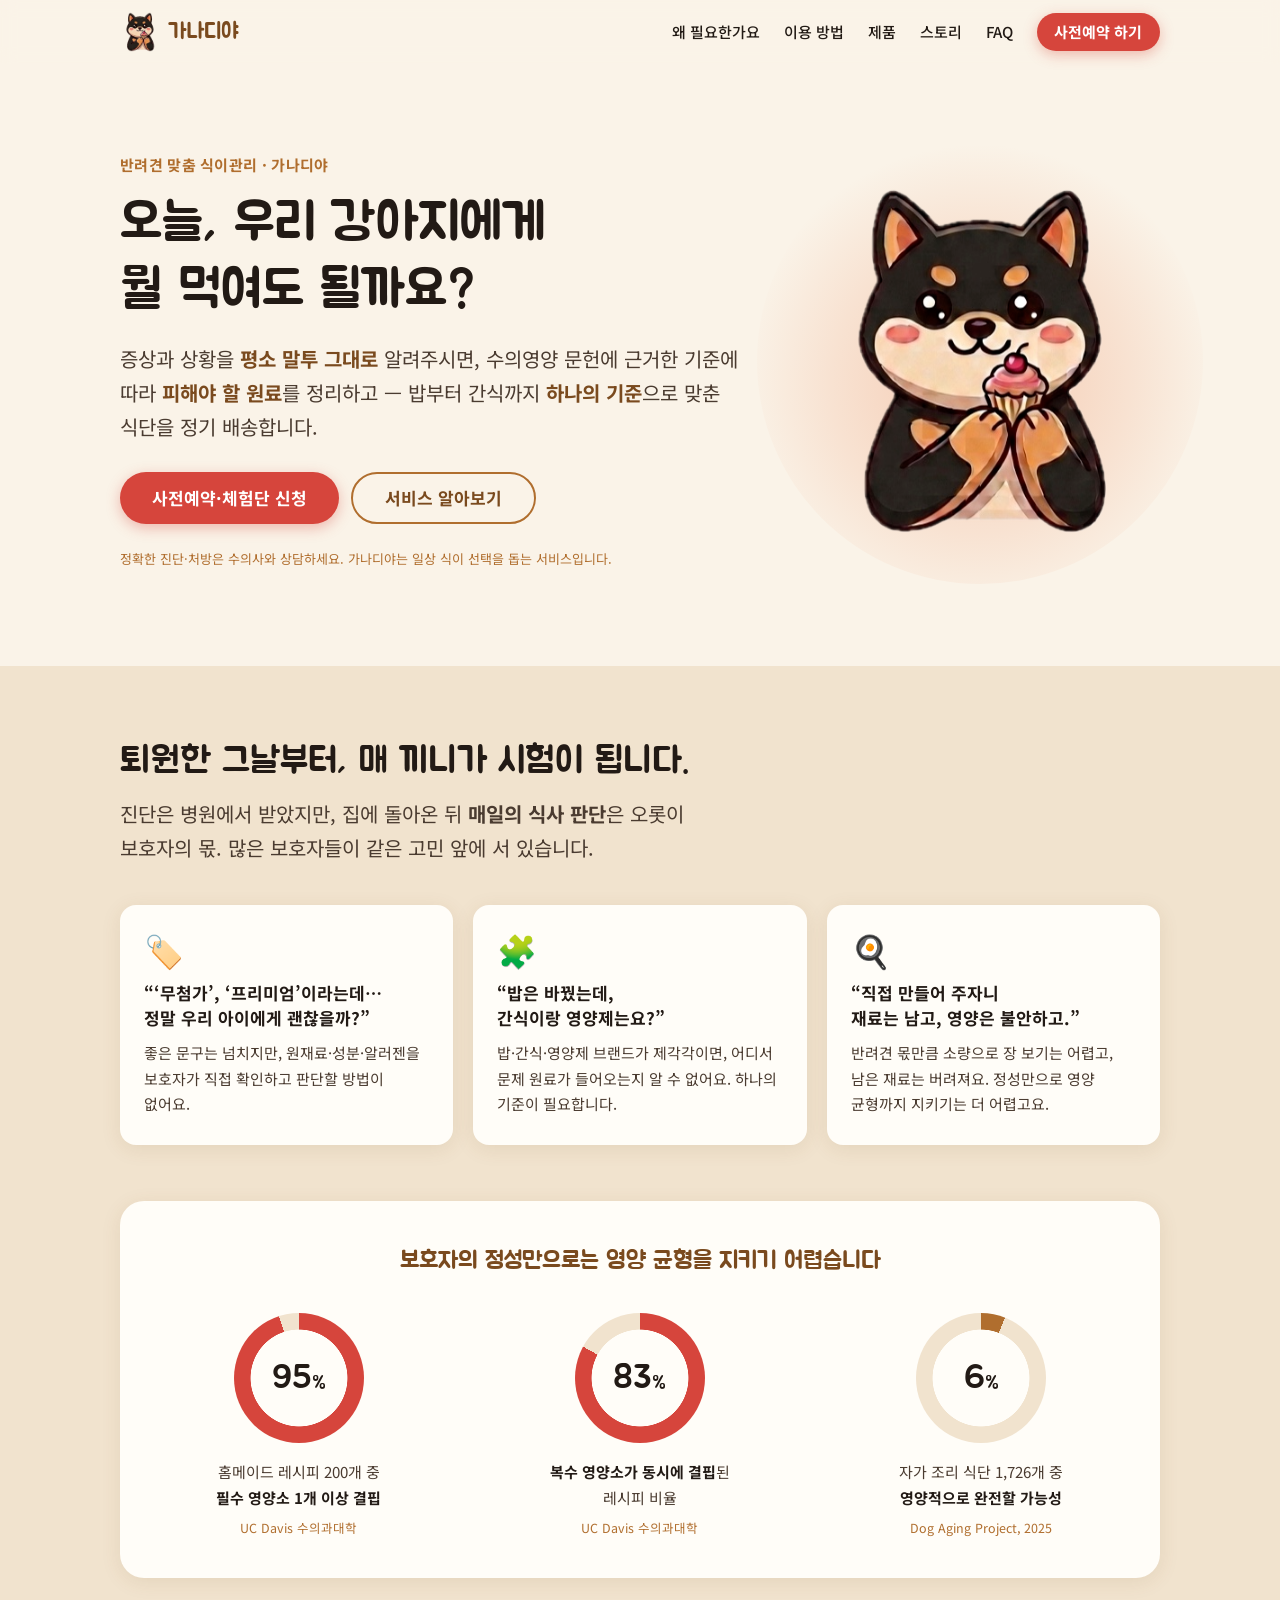
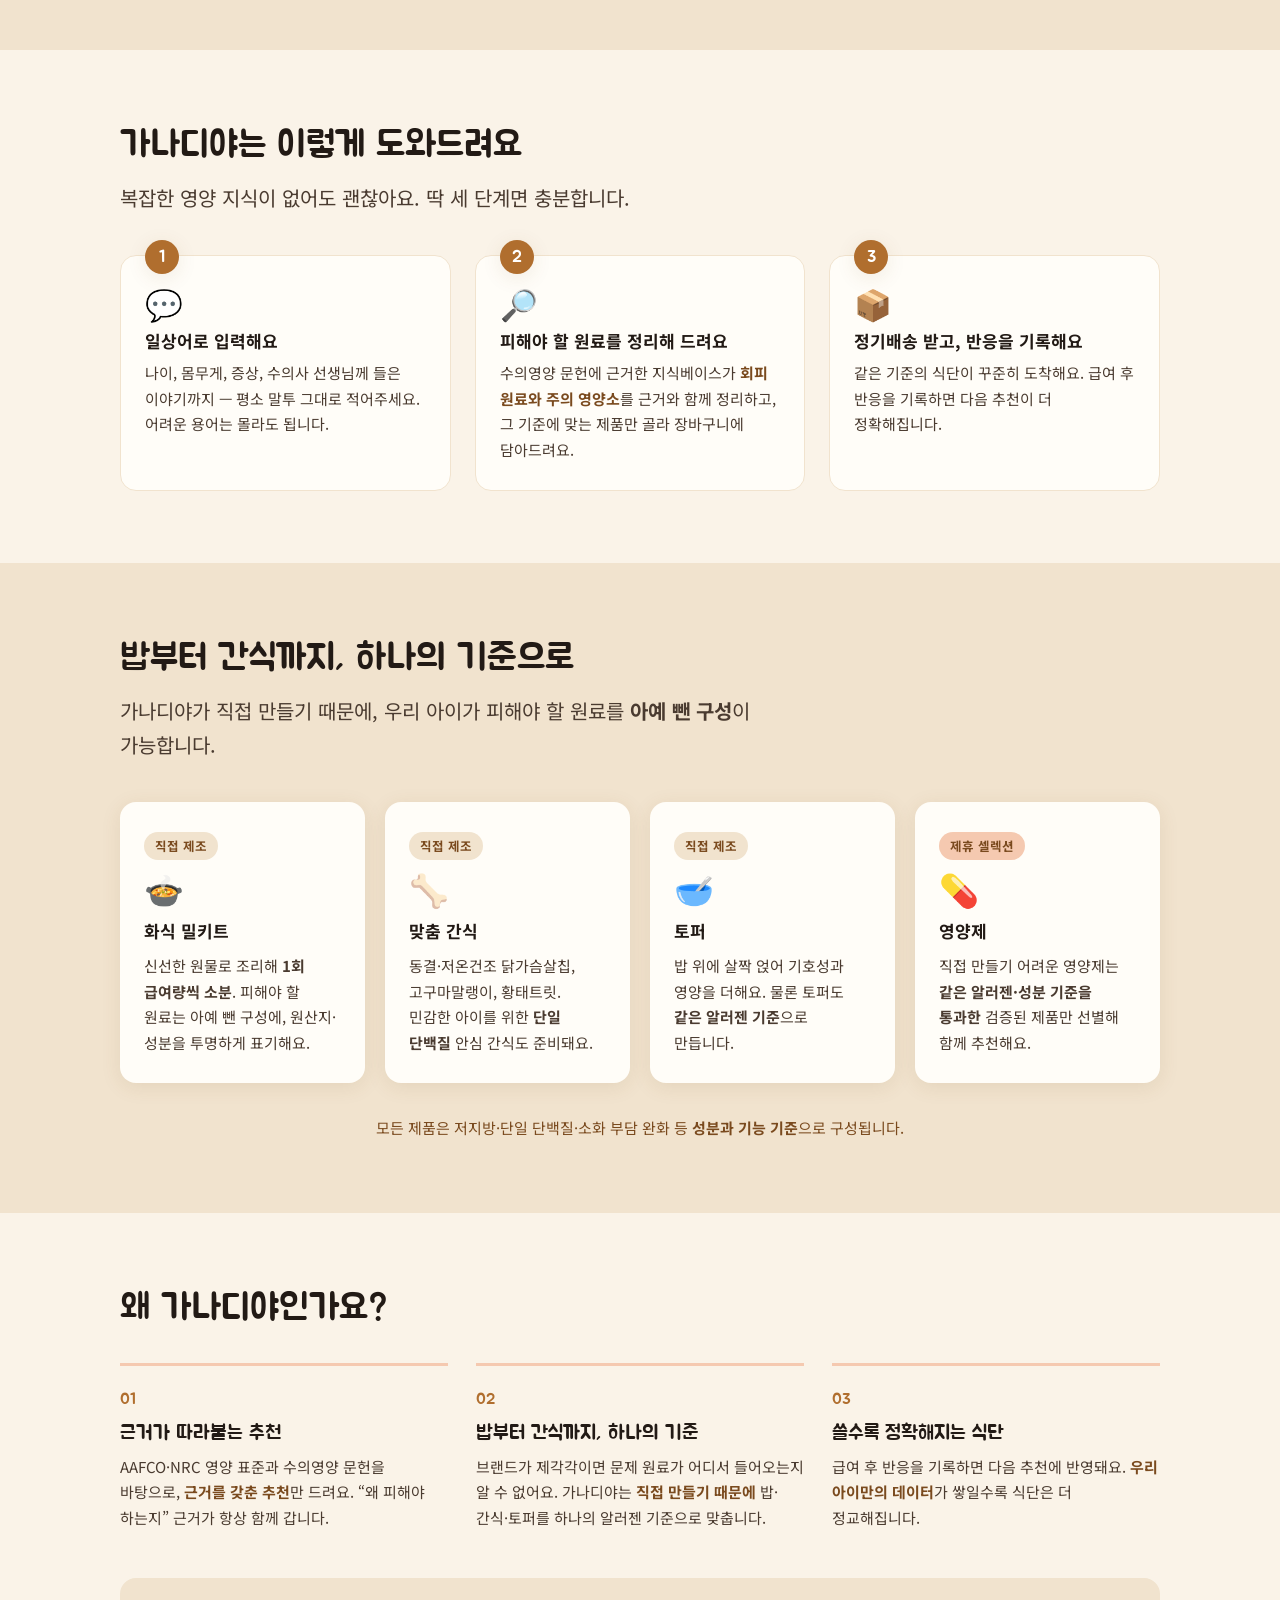
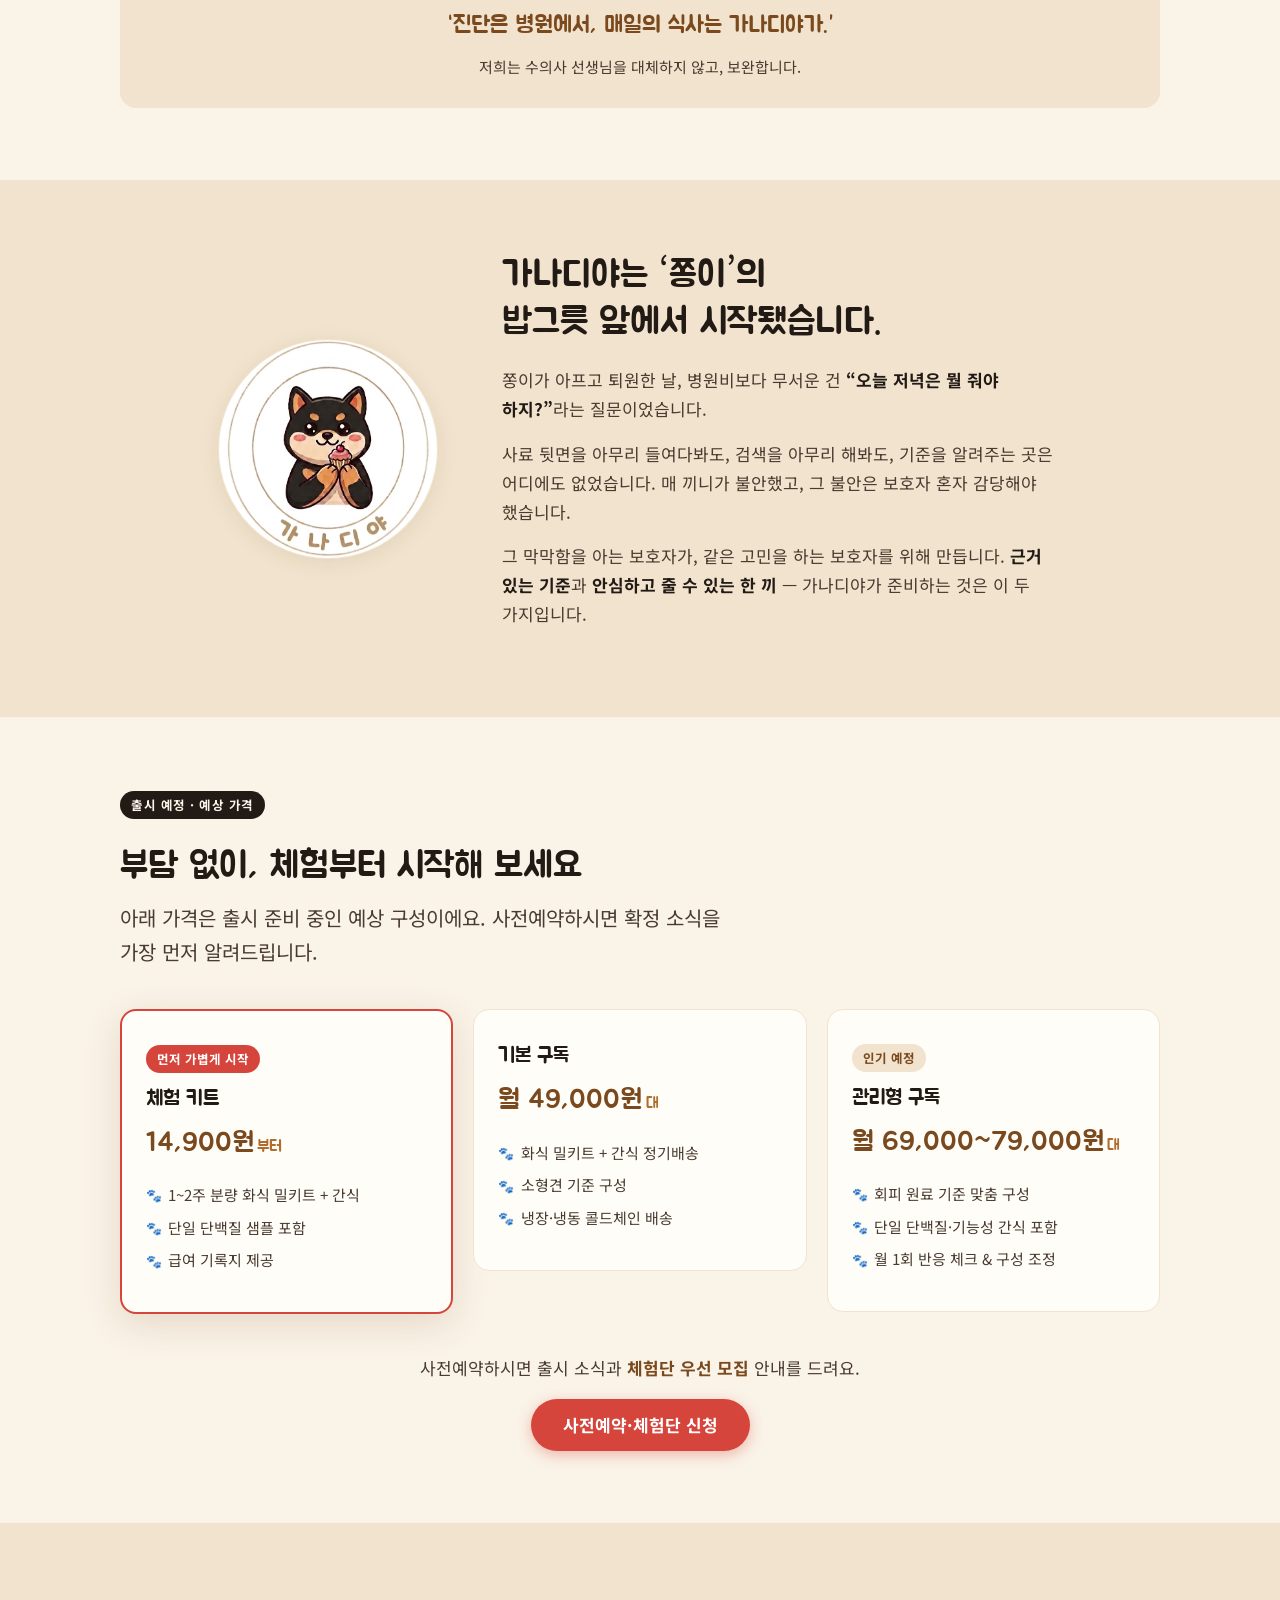
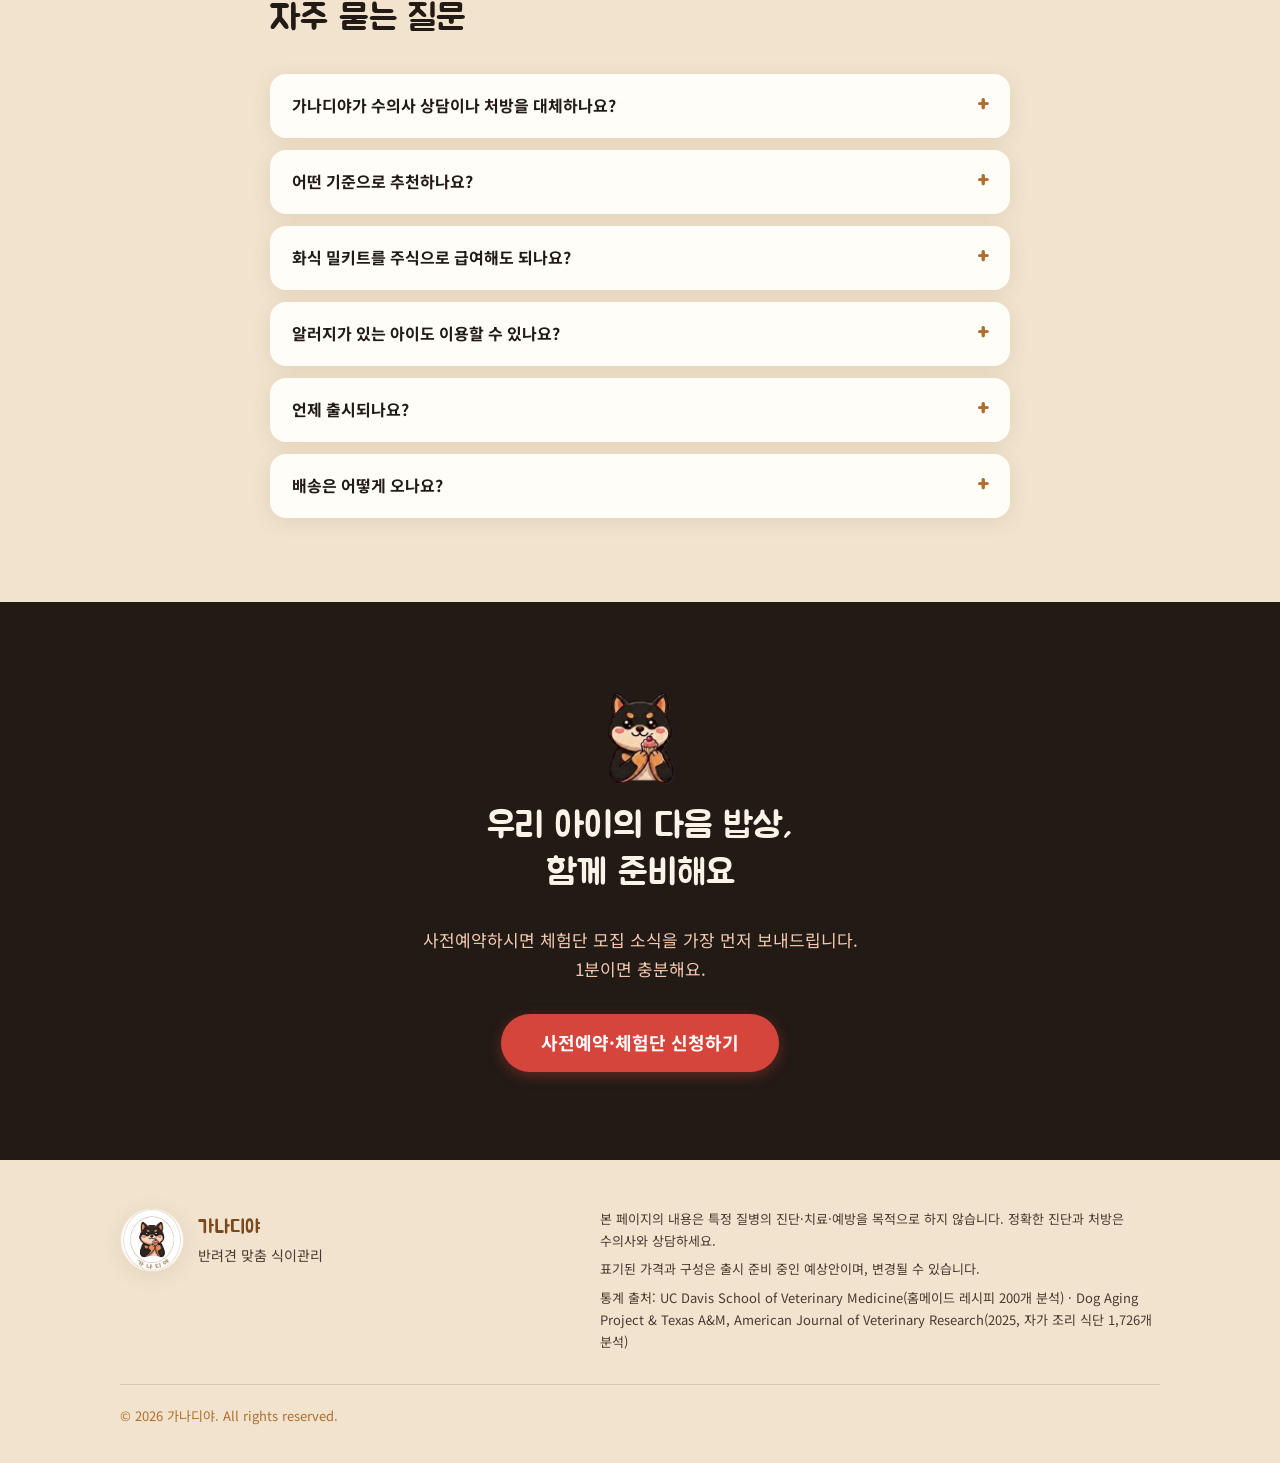
<file: index.html>
<!DOCTYPE html>
<html lang="ko">
<head>
  <meta charset="UTF-8" />
  <meta name="viewport" content="width=device-width, initial-scale=1.0" />
  <title>가나디야 — 우리 아이 맞춤 식이관리, 밥부터 간식까지 하나의 기준으로</title>
  <meta name="description" content="증상과 상황을 일상어로 알려주시면, 수의영양 문헌과 영양 표준에 근거한 기준에 따라 피해야 할 원료를 정리하고 — 밥부터 간식까지 하나의 기준으로 맞춘 식단을 정기 배송하는 반려견 식이관리 서비스입니다." />
  <meta property="og:type" content="website" />
  <meta property="og:url" content="https://ganadiya.vercel.app/" />
  <meta property="og:title" content="가나디야 — 우리 아이 맞춤 식이관리" />
  <meta property="og:description" content="오늘, 우리 강아지에게 뭘 먹여도 될까요? 밥부터 간식까지 하나의 기준으로 — 가나디야가 도와드려요." />
  <meta property="og:image" content="https://ganadiya.vercel.app/assets/logo_dog.png" />
  <link rel="icon" type="image/png" href="assets/logo_dog.png" />
  <link rel="preconnect" href="https://fonts.googleapis.com" />
  <link rel="preconnect" href="https://fonts.gstatic.com" crossorigin />
  <link href="https://fonts.googleapis.com/css2?family=Jua&family=Noto+Sans+KR:wght@400;500;700&display=swap" rel="stylesheet" />
  <link rel="stylesheet" href="css/style.css" />
</head>
<body>

  <!-- ===== 고정 헤더 ===== -->
  <header class="site-header" id="top">
    <div class="container header-inner">
      <a class="brand" href="#top">
        <img src="assets/logo_dog.png" alt="가나디야 마스코트" width="40" height="40" />
        <span class="brand-name">가나디야</span>
      </a>
      <nav class="site-nav" id="site-nav" aria-label="주요 메뉴">
        <a href="#problem">왜 필요한가요</a>
        <a href="#how">이용 방법</a>
        <a href="#products">제품</a>
        <a href="#story">스토리</a>
        <a href="#faq">FAQ</a>
        <a class="btn btn-accent btn-sm" data-cta href="https://forms.gle/REPLACE_WITH_REAL_FORM" target="_blank" rel="noopener">사전예약 하기</a>
      </nav>
      <button class="nav-toggle" aria-expanded="false" aria-controls="site-nav" aria-label="메뉴 열기">
        <span></span><span></span><span></span>
      </button>
    </div>
  </header>

  <main>
    <!-- ===== 히어로 ===== -->
    <section class="hero" id="hero">
      <div class="container hero-inner">
        <div class="hero-text">
          <p class="eyebrow">반려견 맞춤 식이관리 · 가나디야</p>
          <h1>오늘, 우리 강아지에게<br />뭘 먹여도 될까요?</h1>
          <p class="lead">
            증상과 상황을 <strong>평소 말투 그대로</strong> 알려주시면,
            수의영양 문헌에 근거한 기준에 따라 <strong>피해야 할 원료</strong>를 정리하고 —
            밥부터 간식까지 <strong>하나의 기준</strong>으로 맞춘 식단을 정기 배송합니다.
          </p>
          <div class="cta-row">
            <a class="btn btn-accent btn-lg" data-cta href="https://forms.gle/REPLACE_WITH_REAL_FORM" target="_blank" rel="noopener">사전예약·체험단 신청</a>
            <a class="btn btn-ghost btn-lg" href="#problem">서비스 알아보기</a>
          </div>
          <p class="hero-note">
            정확한 진단·처방은 수의사와 상담하세요.<br class="sm-only" />
            가나디야는 일상 식이 선택을 돕는 서비스입니다.
          </p>
        </div>
        <div class="hero-visual">
          <div class="hero-glow" aria-hidden="true"></div>
          <img src="assets/logo_dog.png" alt="컵케이크를 든 가나디야 시바견 캐릭터" width="360" height="360" />
        </div>
      </div>
    </section>

    <!-- ===== 문제 공감 ===== -->
    <section class="section section-deep" id="problem">
      <div class="container">
        <h2 class="reveal">퇴원한 그날부터,<br class="sm-only" /> 매 끼니가 시험이 됩니다.</h2>
        <p class="section-lead reveal">
          진단은 병원에서 받았지만, 집에 돌아온 뒤 <strong>매일의 식사 판단</strong>은 오롯이 보호자의 몫.
          많은 보호자들이 같은 고민 앞에 서 있습니다.
        </p>
        <div class="card-grid cols-3">
          <article class="card reveal">
            <div class="card-icon" aria-hidden="true">🏷️</div>
            <h3>“‘무첨가’, ‘프리미엄’이라는데…<br />정말 우리 아이에게 괜찮을까?”</h3>
            <p>좋은 문구는 넘치지만, 원재료·성분·알러젠을 보호자가 직접 확인하고 판단할 방법이 없어요.</p>
          </article>
          <article class="card reveal">
            <div class="card-icon" aria-hidden="true">🧩</div>
            <h3>“밥은 바꿨는데,<br />간식이랑 영양제는요?”</h3>
            <p>밥·간식·영양제 브랜드가 제각각이면, 어디서 문제 원료가 들어오는지 알 수 없어요. 하나의 기준이 필요합니다.</p>
          </article>
          <article class="card reveal">
            <div class="card-icon" aria-hidden="true">🍳</div>
            <h3>“직접 만들어 주자니<br />재료는 남고, 영양은 불안하고.”</h3>
            <p>반려견 몫만큼 소량으로 장 보기는 어렵고, 남은 재료는 버려져요. 정성만으로 영양 균형까지 지키기는 더 어렵고요.</p>
          </article>
        </div>

        <div class="stats-band reveal">
          <p class="stats-title">보호자의 정성만으로는 영양 균형을 지키기 어렵습니다</p>
          <div class="stats-grid">
            <div class="stat">
              <div class="donut" style="--p: 95" role="img" aria-label="95퍼센트">
                <span class="donut-value">95<small>%</small></span>
              </div>
              <p class="stat-desc">홈메이드 레시피 200개 중<br /><strong>필수 영양소 1개 이상 결핍</strong></p>
              <p class="stat-src">UC Davis 수의과대학</p>
            </div>
            <div class="stat">
              <div class="donut" style="--p: 83" role="img" aria-label="83퍼센트">
                <span class="donut-value">83<small>%</small></span>
              </div>
              <p class="stat-desc"><strong>복수 영양소가 동시에 결핍</strong>된<br />레시피 비율</p>
              <p class="stat-src">UC Davis 수의과대학</p>
            </div>
            <div class="stat">
              <div class="donut donut-low" style="--p: 6" role="img" aria-label="6퍼센트">
                <span class="donut-value">6<small>%</small></span>
              </div>
              <p class="stat-desc">자가 조리 식단 1,726개 중<br /><strong>영양적으로 완전할 가능성</strong></p>
              <p class="stat-src">Dog Aging Project, 2025</p>
            </div>
          </div>
        </div>
      </div>
    </section>

    <!-- ===== 3 STEP ===== -->
    <section class="section" id="how">
      <div class="container">
        <h2 class="reveal">가나디야는 이렇게 도와드려요</h2>
        <p class="section-lead reveal">복잡한 영양 지식이 없어도 괜찮아요. 딱 세 단계면 충분합니다.</p>
        <div class="steps">
          <article class="step reveal">
            <div class="step-num" aria-hidden="true">1</div>
            <div class="step-icon" aria-hidden="true">💬</div>
            <h3>일상어로 입력해요</h3>
            <p>나이, 몸무게, 증상, 수의사 선생님께 들은 이야기까지 — 평소 말투 그대로 적어주세요. 어려운 용어는 몰라도 됩니다.</p>
          </article>
          <article class="step reveal">
            <div class="step-num" aria-hidden="true">2</div>
            <div class="step-icon" aria-hidden="true">🔎</div>
            <h3>피해야 할 원료를 정리해 드려요</h3>
            <p>수의영양 문헌에 근거한 지식베이스가 <strong>회피 원료와 주의 영양소</strong>를 근거와 함께 정리하고, 그 기준에 맞는 제품만 골라 장바구니에 담아드려요.</p>
          </article>
          <article class="step reveal">
            <div class="step-num" aria-hidden="true">3</div>
            <div class="step-icon" aria-hidden="true">📦</div>
            <h3>정기배송 받고, 반응을 기록해요</h3>
            <p>같은 기준의 식단이 꾸준히 도착해요. 급여 후 반응을 기록하면 다음 추천이 더 정확해집니다.</p>
          </article>
        </div>
      </div>
    </section>

    <!-- ===== 제품 라인 ===== -->
    <section class="section section-deep" id="products">
      <div class="container">
        <h2 class="reveal">밥부터 간식까지, 하나의 기준으로</h2>
        <p class="section-lead reveal">
          가나디야가 직접 만들기 때문에, 우리 아이가 피해야 할 원료를 <strong>아예 뺀 구성</strong>이 가능합니다.
        </p>
        <div class="card-grid cols-4">
          <article class="card product-card reveal">
            <span class="badge badge-own">직접 제조</span>
            <div class="card-icon" aria-hidden="true">🍲</div>
            <h3>화식 밀키트</h3>
            <p>신선한 원물로 조리해 <strong>1회 급여량씩 소분</strong>. 피해야 할 원료는 아예 뺀 구성에, 원산지·성분을 투명하게 표기해요.</p>
          </article>
          <article class="card product-card reveal">
            <span class="badge badge-own">직접 제조</span>
            <div class="card-icon" aria-hidden="true">🦴</div>
            <h3>맞춤 간식</h3>
            <p>동결·저온건조 닭가슴살칩, 고구마말랭이, 황태트릿. 민감한 아이를 위한 <strong>단일 단백질</strong> 안심 간식도 준비돼요.</p>
          </article>
          <article class="card product-card reveal">
            <span class="badge badge-own">직접 제조</span>
            <div class="card-icon" aria-hidden="true">🥣</div>
            <h3>토퍼</h3>
            <p>밥 위에 살짝 얹어 기호성과 영양을 더해요. 물론 토퍼도 <strong>같은 알러젠 기준</strong>으로 만듭니다.</p>
          </article>
          <article class="card product-card reveal">
            <span class="badge badge-partner">제휴 셀렉션</span>
            <div class="card-icon" aria-hidden="true">💊</div>
            <h3>영양제</h3>
            <p>직접 만들기 어려운 영양제는 <strong>같은 알러젠·성분 기준을 통과한</strong> 검증된 제품만 선별해 함께 추천해요.</p>
          </article>
        </div>
        <p class="section-note reveal">
          모든 제품은 저지방·단일 단백질·소화 부담 완화 등 <strong>성분과 기능 기준</strong>으로 구성됩니다.
        </p>
      </div>
    </section>

    <!-- ===== 차별점 ===== -->
    <section class="section" id="why">
      <div class="container">
        <h2 class="reveal">왜 가나디야인가요?</h2>
        <div class="why-grid">
          <article class="why-item reveal">
            <div class="why-num" aria-hidden="true">01</div>
            <h3>근거가 따라붙는 추천</h3>
            <p>AAFCO·NRC 영양 표준과 수의영양 문헌을 바탕으로, <strong>근거를 갖춘 추천</strong>만 드려요. “왜 피해야 하는지” 근거가 항상 함께 갑니다.</p>
          </article>
          <article class="why-item reveal">
            <div class="why-num" aria-hidden="true">02</div>
            <h3>밥부터 간식까지, 하나의 기준</h3>
            <p>브랜드가 제각각이면 문제 원료가 어디서 들어오는지 알 수 없어요. 가나디야는 <strong>직접 만들기 때문에</strong> 밥·간식·토퍼를 하나의 알러젠 기준으로 맞춥니다.</p>
          </article>
          <article class="why-item reveal">
            <div class="why-num" aria-hidden="true">03</div>
            <h3>쓸수록 정확해지는 식단</h3>
            <p>급여 후 반응을 기록하면 다음 추천에 반영돼요. <strong>우리 아이만의 데이터</strong>가 쌓일수록 식단은 더 정교해집니다.</p>
          </article>
        </div>
        <div class="trust-strip reveal">
          <p>“진단은 병원에서, 매일의 식사는 가나디야가.”</p>
          <span>저희는 수의사 선생님을 대체하지 않고, 보완합니다.</span>
        </div>
      </div>
    </section>

    <!-- ===== 창업자 스토리 ===== -->
    <section class="section section-deep" id="story">
      <div class="container story-inner">
        <div class="story-visual reveal">
          <img class="emblem" src="assets/logo_full.jpeg" alt="가나디야 원형 엠블럼" width="220" height="220" loading="lazy" />
        </div>
        <div class="story-text">
          <h2 class="reveal">가나디야는 ‘쫑이’의<br />밥그릇 앞에서 시작됐습니다.</h2>
          <p class="reveal">
            쫑이가 아프고 퇴원한 날, 병원비보다 무서운 건
            <strong>“오늘 저녁은 뭘 줘야 하지?”</strong>라는 질문이었습니다.
          </p>
          <p class="reveal">
            사료 뒷면을 아무리 들여다봐도, 검색을 아무리 해봐도, 기준을 알려주는 곳은 어디에도 없었습니다.
            매 끼니가 불안했고, 그 불안은 보호자 혼자 감당해야 했습니다.
          </p>
          <p class="reveal">
            그 막막함을 아는 보호자가, 같은 고민을 하는 보호자를 위해 만듭니다.
            <strong>근거 있는 기준</strong>과 <strong>안심하고 줄 수 있는 한 끼</strong> — 가나디야가 준비하는 것은 이 두 가지입니다.
          </p>
        </div>
      </div>
    </section>

    <!-- ===== 가격 ===== -->
    <section class="section" id="pricing">
      <div class="container">
        <p class="pricing-badge reveal"><span class="badge badge-soon">출시 예정 · 예상 가격</span></p>
        <h2 class="reveal">부담 없이, 체험부터 시작해 보세요</h2>
        <p class="section-lead reveal">아래 가격은 출시 준비 중인 예상 구성이에요. 사전예약하시면 확정 소식을 가장 먼저 알려드립니다.</p>
        <div class="plan-grid">
          <article class="plan reveal plan-featured">
            <span class="badge badge-accent">먼저 가볍게 시작</span>
            <h3>체험 키트</h3>
            <p class="plan-price">14,900원<span>부터</span></p>
            <ul>
              <li>1~2주 분량 화식 밀키트 + 간식</li>
              <li>단일 단백질 샘플 포함</li>
              <li>급여 기록지 제공</li>
            </ul>
          </article>
          <article class="plan reveal">
            <h3>기본 구독</h3>
            <p class="plan-price">월 49,000원<span>대</span></p>
            <ul>
              <li>화식 밀키트 + 간식 정기배송</li>
              <li>소형견 기준 구성</li>
              <li>냉장·냉동 콜드체인 배송</li>
            </ul>
          </article>
          <article class="plan reveal">
            <span class="badge badge-own">인기 예정</span>
            <h3>관리형 구독</h3>
            <p class="plan-price">월 69,000~79,000원<span>대</span></p>
            <ul>
              <li>회피 원료 기준 맞춤 구성</li>
              <li>단일 단백질·기능성 간식 포함</li>
              <li>월 1회 반응 체크 &amp; 구성 조정</li>
            </ul>
          </article>
        </div>
        <div class="pricing-cta reveal">
          <p>사전예약하시면 출시 소식과 <strong>체험단 우선 모집</strong> 안내를 드려요.</p>
          <a class="btn btn-accent btn-lg" data-cta href="https://forms.gle/REPLACE_WITH_REAL_FORM" target="_blank" rel="noopener">사전예약·체험단 신청</a>
        </div>
      </div>
    </section>

    <!-- ===== FAQ ===== -->
    <section class="section section-deep" id="faq">
      <div class="container container-narrow">
        <h2 class="reveal">자주 묻는 질문</h2>
        <div class="faq-list reveal">
          <details>
            <summary>가나디야가 수의사 상담이나 처방을 대체하나요?</summary>
            <p>아니요. 정확한 진단과 처방은 반드시 수의사와 상담하세요. 가나디야는 병원에 다녀온 뒤, <strong>집에서의 일상 식이 선택</strong>을 돕는 서비스입니다. 중증이거나 복합적인 상황이 입력되면 수의사 상담을 먼저 안내해 드려요.</p>
          </details>
          <details>
            <summary>어떤 기준으로 추천하나요?</summary>
            <p>AAFCO·NRC 등 공신력 있는 영양 표준과 수의영양 문헌을 근거로 추천 로직을 설계합니다. 추천에는 항상 <strong>근거가 함께</strong> 제시돼요.</p>
          </details>
          <details>
            <summary>화식 밀키트를 주식으로 급여해도 되나요?</summary>
            <p>솔직하게 말씀드릴게요. 출시 예정인 화식 밀키트는 <strong>‘보조식(기타사료)’으로 등록되는 제품</strong>입니다. 기존 식단에 더하거나 일부를 대체하는 방식으로 시작하시고, 전체 식단 구성은 수의사와 상담해 정하시는 것을 권장해요.</p>
          </details>
          <details>
            <summary>알러지가 있는 아이도 이용할 수 있나요?</summary>
            <p>네, 가나디야가 가장 신경 쓰는 부분이에요. 입력해 주신 정보를 바탕으로 <strong>회피해야 할 원료를 뺀 구성</strong>을 추천하고, 단일 단백질 옵션도 준비합니다. 밥·간식·토퍼가 모두 같은 기준이라 어디서 문제 원료가 들어오는지 걱정을 덜 수 있어요.</p>
          </details>
          <details>
            <summary>언제 출시되나요?</summary>
            <p>현재 체험단 모집과 정식 출시를 준비하고 있어요. <a data-cta href="https://forms.gle/REPLACE_WITH_REAL_FORM" target="_blank" rel="noopener">사전예약</a>을 남겨주시면 체험단 모집 소식을 가장 먼저 보내드립니다.</p>
          </details>
          <details>
            <summary>배송은 어떻게 오나요?</summary>
            <p>신선 제품은 <strong>냉장·냉동 콜드체인</strong>으로 배송돼요. 1회 급여량 단위로 소분되어 있어 보관이 간편하고, 남는 재료 없이 급여할 수 있습니다.</p>
          </details>
        </div>
      </div>
    </section>

    <!-- ===== 최종 CTA ===== -->
    <section class="section section-dark" id="reserve">
      <div class="container reserve-inner">
        <img src="assets/logo_dog.png" alt="" aria-hidden="true" width="96" height="96" loading="lazy" />
        <h2 class="reveal">우리 아이의 다음 밥상,<br />함께 준비해요</h2>
        <p class="reveal">사전예약하시면 체험단 모집 소식을 가장 먼저 보내드립니다.<br />1분이면 충분해요.</p>
        <a class="btn btn-accent btn-xl reveal" data-cta href="https://forms.gle/REPLACE_WITH_REAL_FORM" target="_blank" rel="noopener">사전예약·체험단 신청하기</a>
      </div>
    </section>
  </main>

  <!-- ===== 푸터 ===== -->
  <footer class="site-footer">
    <div class="container footer-inner">
      <div class="footer-brand">
        <img class="emblem emblem-sm" src="assets/logo_full.jpeg" alt="가나디야 엠블럼" width="64" height="64" loading="lazy" />
        <div>
          <p class="footer-name">가나디야</p>
          <p class="footer-tag">반려견 맞춤 식이관리</p>
        </div>
      </div>
      <div class="footer-notice">
        <p>본 페이지의 내용은 특정 질병의 진단·치료·예방을 목적으로 하지 않습니다. 정확한 진단과 처방은 수의사와 상담하세요.</p>
        <p>표기된 가격과 구성은 출시 준비 중인 예상안이며, 변경될 수 있습니다.</p>
        <p class="footer-src">통계 출처: UC Davis School of Veterinary Medicine(홈메이드 레시피 200개 분석) · Dog Aging Project &amp; Texas A&amp;M, American Journal of Veterinary Research(2025, 자가 조리 식단 1,726개 분석)</p>
      </div>
      <p class="footer-copy">© 2026 가나디야. All rights reserved.</p>
    </div>
  </footer>

  <script src="js/config.js"></script>
  <script src="js/main.js"></script>
</body>
</html>
</file>
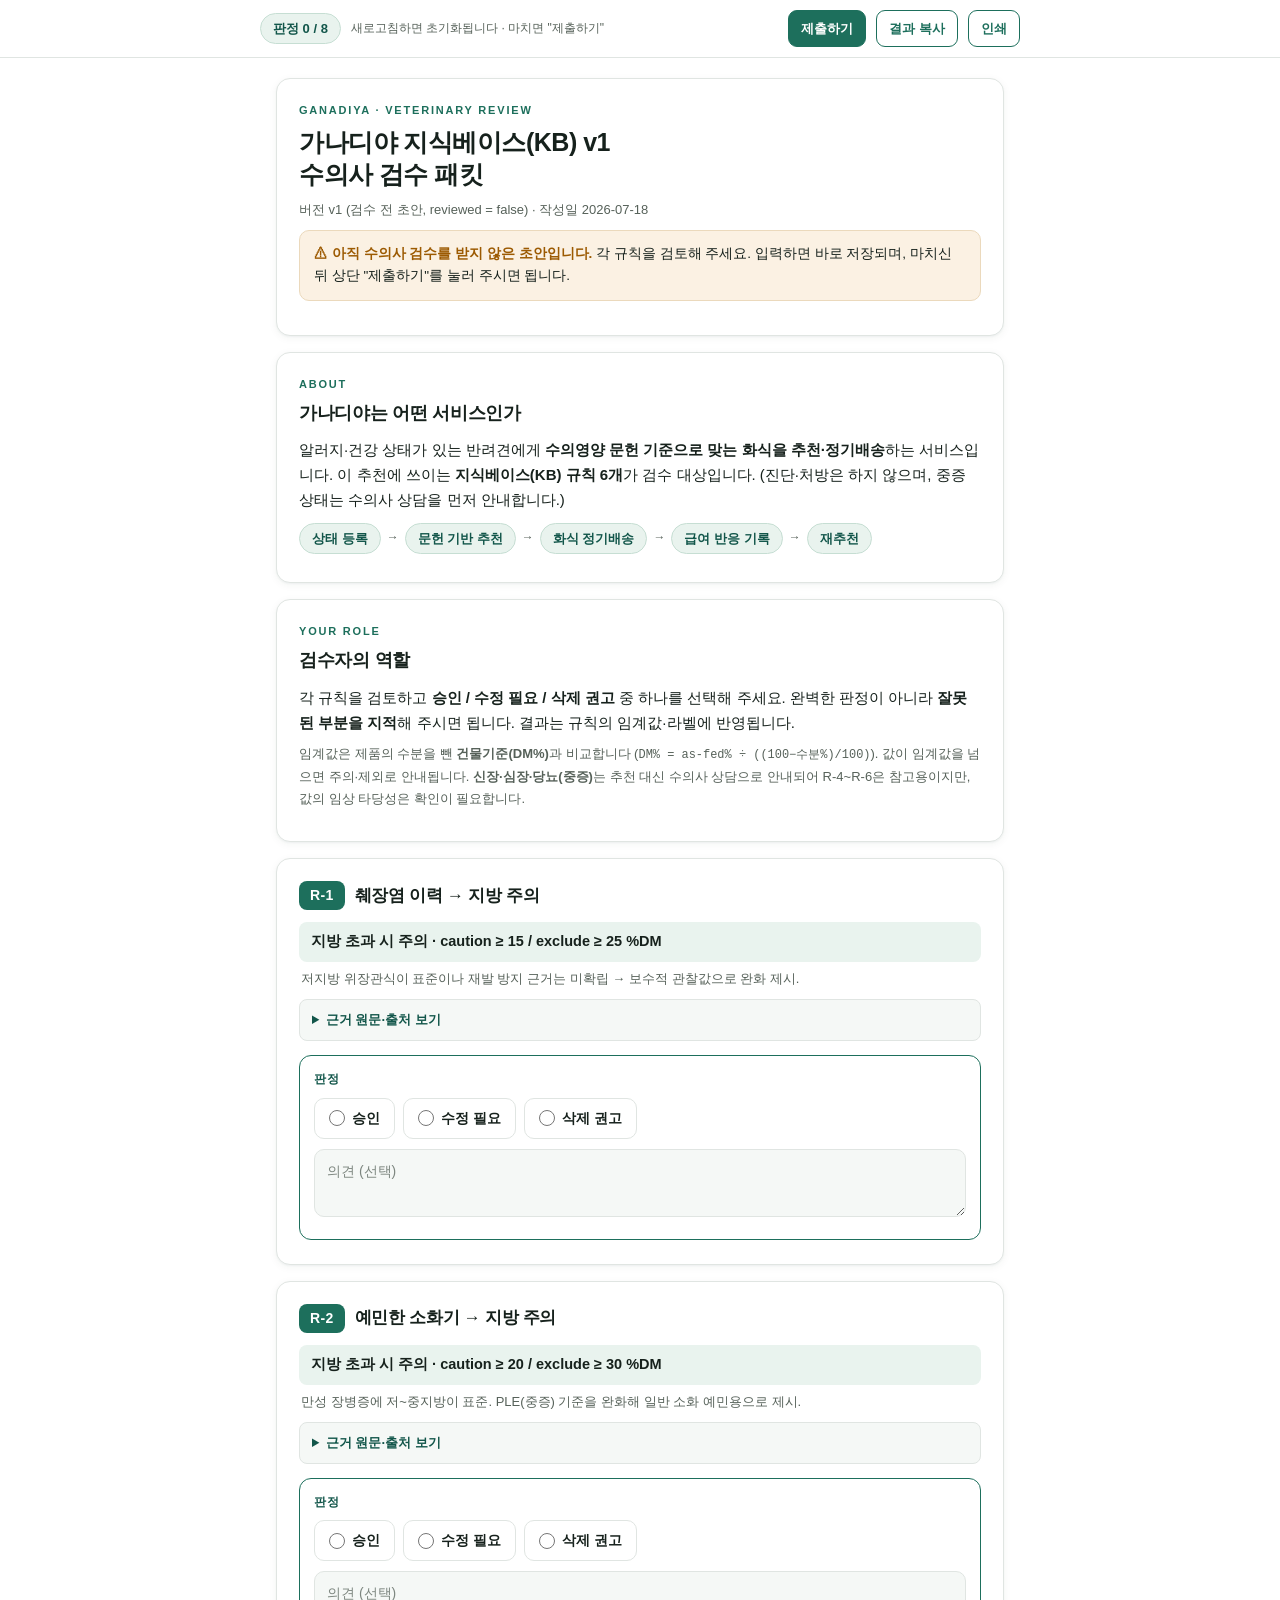
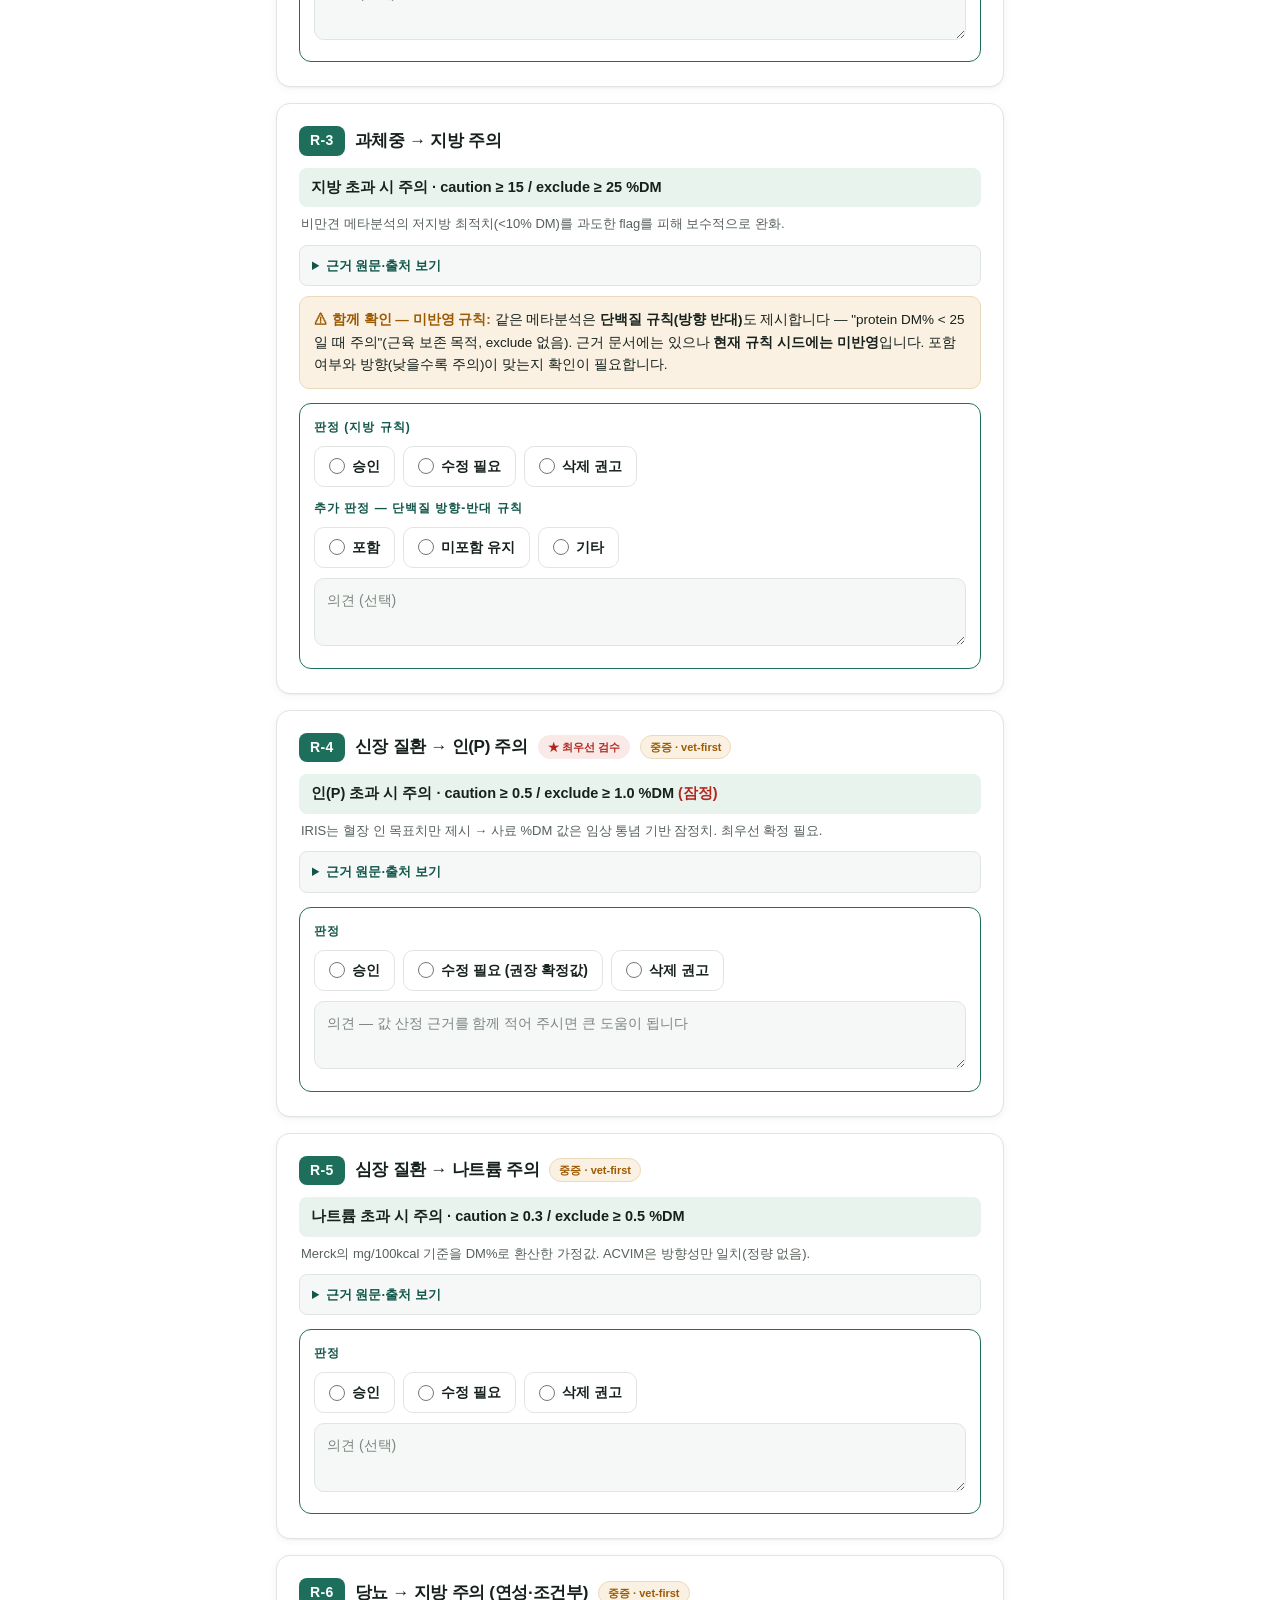
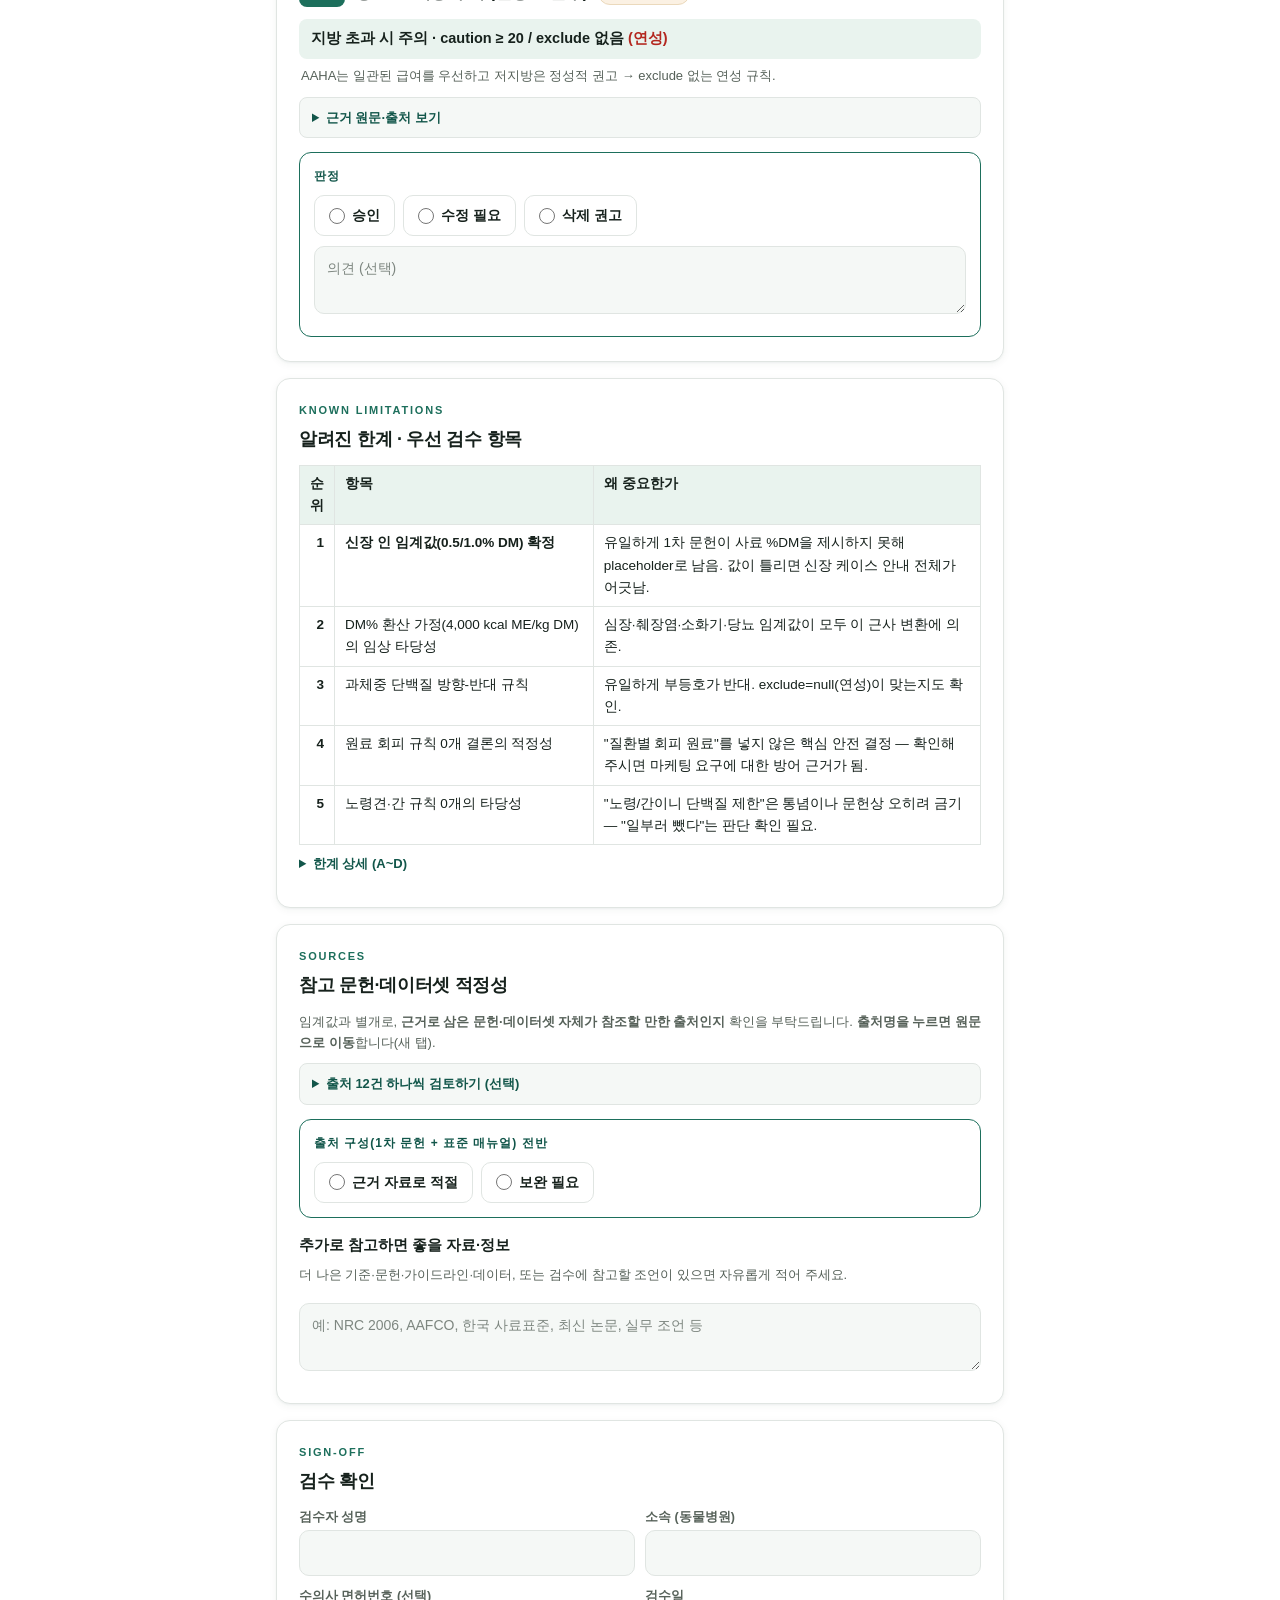
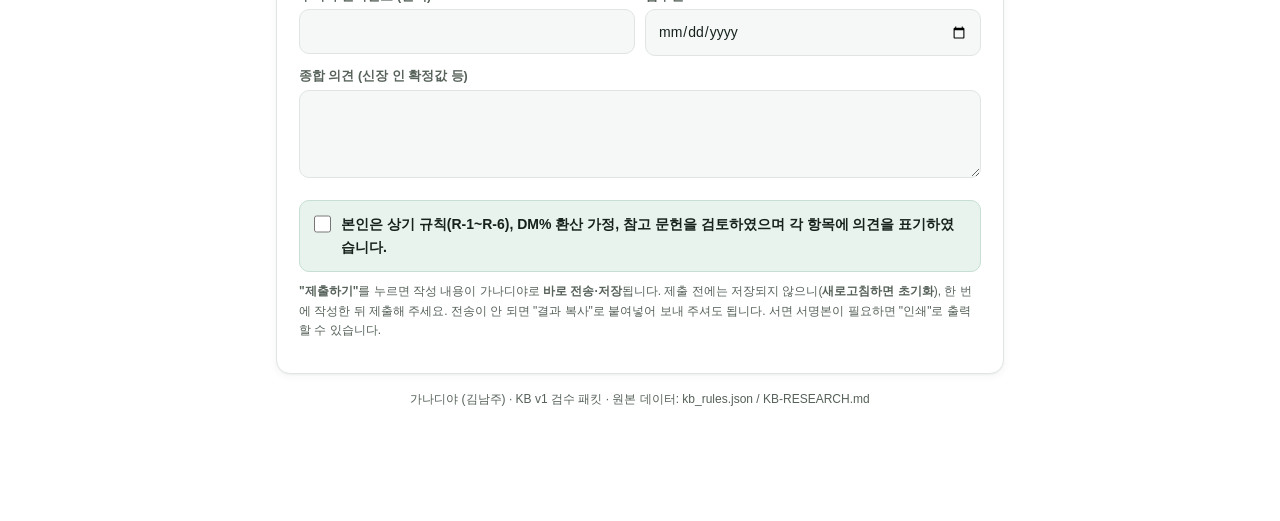
<file: kb-review/index.html>
<!doctype html>
<html lang="ko">
<head>
<meta charset="utf-8">
<meta name="viewport" content="width=device-width, initial-scale=1">
<meta name="robots" content="noindex, nofollow">
<link rel="icon" href="data:image/svg+xml,<svg xmlns=%22http://www.w3.org/2000/svg%22 viewBox=%220 0 100 100%22><text y=%22.9em%22 font-size=%2290%22>🐾</text></svg>">
<title>가나디야 KB 검수 패킷</title>
<style>
  :root {
    --green: #1D6F5C;
    --green-deep: #12564A;
    --green-soft: #E9F3EE;
    --green-border: #C6DED3;
    --canvas: #FFFFFF;
    --card: #FFFFFF;
    --field: #F5F8F6;
    --ink: #16211C;
    --muted: #566159;
    --line: #E0E5E2;
    --amber: #9C5A02;
    --amber-soft: #FBF1E3;
    --amber-border: #EBD9BC;
    --danger: #B3261E;
    --danger-soft: #F9E9E7;
    --focus: #2E8B74;
    --on-accent: #FFFFFF;
    --shadow: 0 1px 2px rgba(18,54,42,0.04), 0 2px 8px rgba(18,54,42,0.05);
  }
  /* 흰 배경 단일 테마로 의도적으로 고정 — 인쇄·서면 성격의 검수 문서 */

  * { margin: 0; padding: 0; box-sizing: border-box; }
  body {
    font-family: 'Apple SD Gothic Neo', 'Pretendard', 'Noto Sans KR', sans-serif;
    background: var(--canvas); color: var(--ink);
    font-size: 15px; line-height: 1.65;
    -webkit-font-smoothing: antialiased;
  }
  main { max-width: 760px; margin: 0 auto; padding: 20px 16px 96px; }
  section {
    background: var(--card); border: 1px solid var(--line); border-radius: 14px;
    padding: 22px 22px 24px; margin-bottom: 16px; box-shadow: var(--shadow);
  }
  h1 { font-size: 25px; font-weight: 800; letter-spacing: -0.5px; line-height: 1.3; text-wrap: balance; }
  h2 { font-size: 18px; font-weight: 800; letter-spacing: -0.3px; margin-bottom: 10px; }
  h3 { font-size: 14.5px; font-weight: 700; margin: 16px 0 6px; }
  p { margin-bottom: 8px; }
  .eyebrow {
    font-size: 11px; font-weight: 800; letter-spacing: 1.8px; color: var(--green);
    text-transform: uppercase; margin-bottom: 6px;
  }
  .muted { color: var(--muted); }
  .small { font-size: 13px; }
  .xs { font-size: 12px; }
  b { font-weight: 700; }
  .mono { font-family: 'SF Mono', Menlo, monospace; font-size: 0.92em; }

  /* ── 상단 고정 툴바 ── */
  .toolbar {
    position: sticky; top: 0; z-index: 50;
    background: rgba(255,255,255,0.94); backdrop-filter: blur(6px);
    border-bottom: 1px solid var(--line); padding: 10px 16px;
  }
  .toolbar-inner {
    max-width: 760px; margin: 0 auto;
    display: flex; align-items: center; gap: 10px; flex-wrap: wrap;
  }
  .progress-pill {
    background: var(--green-soft); border: 1px solid var(--green-border); color: var(--green-deep);
    border-radius: 999px; padding: 4px 12px; font-size: 13px; font-weight: 700; white-space: nowrap;
  }
  .save-state { font-size: 12px; color: var(--muted); flex: 1; min-width: 90px; }
  .toolbar button {
    font: inherit; font-size: 13px; font-weight: 700;
    border-radius: 9px; padding: 7px 12px; cursor: pointer;
    border: 1px solid var(--green); background: transparent; color: var(--green);
  }
  .toolbar button.primary { background: var(--green); color: var(--on-accent); }
  .toolbar button:focus-visible, input:focus-visible, textarea:focus-visible, .seg label:focus-within {
    outline: 2px solid var(--focus); outline-offset: 2px;
  }

  /* ── 표 ── */
  .tbl-wrap { overflow-x: auto; margin: 8px 0 4px; }
  table { border-collapse: collapse; width: 100%; }
  th, td { border: 1px solid var(--line); padding: 7px 10px; text-align: left; font-size: 13.5px; vertical-align: top; }
  th { background: var(--green-soft); color: var(--ink); font-weight: 700; }
  td.r, th.r { text-align: right; font-variant-numeric: tabular-nums; }

  .quote {
    border-left: 3px solid var(--green); background: var(--green-soft);
    padding: 10px 14px; border-radius: 0 8px 8px 0;
    font-size: 13.5px; line-height: 1.7; margin: 8px 0;
  }
  .callout {
    background: var(--amber-soft); border: 1px solid var(--amber-border);
    border-radius: 10px; padding: 12px 14px; margin: 10px 0; font-size: 13.5px;
  }
  .callout b:first-child { color: var(--amber); }
  .flow { display: flex; flex-wrap: wrap; gap: 6px; align-items: center; margin: 10px 0 4px; }
  .flow .step {
    background: var(--green-soft); border: 1px solid var(--green-border); color: var(--green-deep);
    border-radius: 999px; padding: 4px 12px; font-size: 13px; font-weight: 700;
  }
  .flow .arr { color: var(--muted); font-size: 12px; }

  /* ── 규칙 카드 ── */
  .rule-head { display: flex; align-items: center; gap: 10px; flex-wrap: wrap; margin-bottom: 12px; }
  .rule-id {
    background: var(--green); color: var(--on-accent); font-weight: 800; font-size: 14px;
    border-radius: 8px; padding: 3px 11px; letter-spacing: 0.4px;
  }
  .rule-title { font-size: 17px; font-weight: 800; letter-spacing: -0.3px; }
  .tag { font-size: 11px; font-weight: 700; border-radius: 999px; padding: 2px 9px; white-space: nowrap; }
  .tag-severe { background: var(--amber-soft); color: var(--amber); border: 1px solid var(--amber-border); }
  .tag-priority { background: var(--danger-soft); color: var(--danger); border: 1px solid var(--danger-soft); }
  .kv { display: grid; grid-template-columns: 108px 1fr; border-top: 1px solid var(--line); }
  .kv > div { padding: 7px 10px; border-bottom: 1px solid var(--line); font-size: 13.5px; }
  .kv > div:nth-child(odd) { background: var(--green-soft); font-weight: 700; font-size: 12.5px; }
  details { margin: 8px 0; }
  summary { cursor: pointer; font-size: 13px; font-weight: 700; color: var(--green-deep); }
  details .xs { margin-top: 6px; line-height: 1.7; }
  /* 모바일 가독성: 근거·출처를 접어서 판정에 필요한 것만 먼저 보이게 */
  .evidence {
    margin: 10px 0 2px; border: 1px solid var(--line); border-radius: 8px;
    padding: 9px 12px; background: var(--field);
  }
  .evidence > summary { color: var(--green-deep); }
  .evidence[open] { padding-bottom: 12px; }
  .evidence .quote { margin-top: 8px; }
  /* 규칙 표면: 임계값 한 줄 + 근거 핵심 한 줄 */
  .threshold {
    font-size: 14.5px; font-weight: 700; color: var(--ink);
    margin: 12px 0 6px; padding: 8px 12px;
    background: var(--green-soft); border-radius: 8px;
  }
  .threshold .placeholder { color: var(--danger); }
  .gist { font-size: 13px; color: var(--muted); line-height: 1.65; margin: 0 2px 4px; }
  .src { font-size: 12.5px; color: var(--muted); line-height: 1.7; margin: 8px 0 0; padding-left: 18px; }
  .src li { margin-bottom: 3px; }

  /* ── 판정 컨트롤 ── */
  .verdict {
    border: 1.5px solid var(--green); border-radius: 12px;
    padding: 14px; margin-top: 14px; background: var(--card);
  }
  .verdict-label { font-size: 12px; font-weight: 800; letter-spacing: 1px; color: var(--green-deep); margin-bottom: 8px; }
  .seg { display: flex; gap: 8px; flex-wrap: wrap; }
  .seg label {
    display: flex; align-items: center; gap: 7px;
    border: 1.5px solid var(--line); border-radius: 10px;
    padding: 8px 14px; cursor: pointer; font-weight: 700; font-size: 14px;
    transition: border-color 0.12s, background 0.12s;
  }
  @media (prefers-reduced-motion: reduce) { .seg label { transition: none; } }
  .seg input { accent-color: var(--green); width: 16px; height: 16px; }
  .seg label:has(input:checked) { border-color: var(--green); background: var(--green-soft); }
  .fix-fields { display: none; margin-top: 10px; gap: 8px; flex-wrap: wrap; align-items: center; font-size: 13.5px; }
  .fix-fields.show { display: flex; }
  .fix-fields input[type="text"] {
    width: 84px; font: inherit; font-size: 14px; text-align: center;
    border: 1px solid var(--line); border-radius: 8px; padding: 6px 8px;
    background: var(--field); color: var(--ink);
  }
  textarea, input.wide {
    width: 100%; font: inherit; font-size: 14px;
    border: 1px solid var(--line); border-radius: 10px; padding: 10px 12px;
    background: var(--field); color: var(--ink); resize: vertical;
  }
  textarea { min-height: 64px; margin-top: 10px; }
  textarea::placeholder, input::placeholder { color: var(--muted); opacity: 0.75; }

  /* ── 출처 리스트 ── */
  .source-row {
    display: flex; gap: 12px; align-items: flex-start; flex-wrap: wrap;
    padding: 12px 0; border-bottom: 1px solid var(--line);
  }
  .source-row:last-of-type { border-bottom: none; }
  .source-info { flex: 1; min-width: 240px; }
  .source-name { font-weight: 700; font-size: 13.5px; }
  .source-name .source-link { color: var(--green-deep); text-decoration: underline; }
  .source-name .source-link:hover { color: var(--green); }
  .source-use { font-size: 12.5px; color: var(--muted); }
  .source-row .seg label { padding: 5px 11px; font-size: 12.5px; border-radius: 8px; }

  /* ── 확인서 ── */
  .form-grid { display: grid; grid-template-columns: 1fr 1fr; gap: 10px; margin-top: 6px; }
  .form-grid .full { grid-column: 1 / -1; }
  .form-grid label { display: block; font-size: 12.5px; font-weight: 700; color: var(--muted); margin-bottom: 3px; }
  @media (max-width: 540px) { .form-grid { grid-template-columns: 1fr; } }
  .confirm-check {
    display: flex; gap: 10px; align-items: flex-start;
    background: var(--green-soft); border: 1px solid var(--green-border);
    border-radius: 10px; padding: 12px 14px; margin-top: 14px; font-size: 14px; font-weight: 700;
  }
  .confirm-check input { accent-color: var(--green); width: 18px; height: 18px; margin-top: 2px; }
  .done-banner {
    display: none; margin-top: 12px; border-radius: 10px; padding: 12px 14px;
    background: var(--green-soft); border: 1px solid var(--green-border);
    color: var(--green-deep); font-weight: 700; font-size: 14px;
  }
  .done-banner.show { display: block; }
  .done-banner.error { background: var(--danger-soft); border-color: var(--danger); color: var(--danger); }
  .notice { font-size: 12px; color: var(--muted); margin-top: 10px; }

  @media print {
    .toolbar { display: none; }
    body { background: #fff; }
    section { box-shadow: none; break-inside: avoid; }
    textarea, input { background: #fff; }
    details { display: none; }
  }
</style>
</head>
<body>


<div class="toolbar" role="toolbar" aria-label="검수 진행 도구">
  <div class="toolbar-inner">
    <span class="progress-pill" id="progress">판정 0 / 9</span>
    <span class="save-state" id="saveState">새로고침하면 초기화됩니다 · 마치면 "제출하기"</span>
    <button type="button" class="primary" id="btnSubmit">제출하기</button>
    <button type="button" id="btnCopy">결과 복사</button>
    <button type="button" id="btnPrint">인쇄</button>
  </div>
</div>

<main>

<!-- ══ 표지 ══ -->
<section>
  <div class="eyebrow">Ganadiya · Veterinary Review</div>
  <h1>가나디야 지식베이스(KB) v1<br/>수의사 검수 패킷</h1>
  <p class="small muted" style="margin-top:8px">버전 v1 (검수 전 초안, reviewed = false) · 작성일 2026-07-18</p>
  <div class="callout">
    <b>⚠ 아직 수의사 검수를 받지 않은 초안입니다.</b> 각 규칙을 검토해 주세요. 입력하면 바로 저장되며,
    마치신 뒤 상단 "제출하기"를 눌러 주시면 됩니다.
  </div>
</section>

<!-- ══ 사업 소개 ══ -->
<section>
  <div class="eyebrow">About</div>
  <h2>가나디야는 어떤 서비스인가</h2>
  <p>알러지·건강 상태가 있는 반려견에게 <b>수의영양 문헌 기준으로 맞는 화식을 추천·정기배송</b>하는
  서비스입니다. 이 추천에 쓰이는 <b>지식베이스(KB) 규칙 6개</b>가 검수 대상입니다. (진단·처방은 하지
  않으며, 중증 상태는 수의사 상담을 먼저 안내합니다.)</p>
  <div class="flow" aria-label="서비스 흐름">
    <span class="step">상태 등록</span><span class="arr">→</span>
    <span class="step">문헌 기반 추천</span><span class="arr">→</span>
    <span class="step">화식 정기배송</span><span class="arr">→</span>
    <span class="step">급여 반응 기록</span><span class="arr">→</span>
    <span class="step">재추천</span>
  </div>
</section>

<!-- ══ 검수 안내 ══ -->
<section>
  <div class="eyebrow">Your Role</div>
  <h2>검수자의 역할</h2>
  <p>각 규칙을 검토하고 <b>승인 / 수정 필요 / 삭제 권고</b> 중 하나를 선택해 주세요. 완벽한 판정이
  아니라 <b>잘못된 부분을 지적</b>해 주시면 됩니다. 결과는 규칙의 임계값·라벨에 반영됩니다.</p>
  <p class="small muted">임계값은 제품의 수분을 뺀 <b>건물기준(DM%)</b>과 비교합니다
  (<span class="mono">DM% = as-fed% ÷ ((100−수분%)/100)</span>). 값이 임계값을 넘으면 주의·제외로 안내됩니다.
  <b>신장·심장·당뇨(중증)</b>는 추천 대신 수의사 상담으로 안내되어 R-4~R-6은 참고용이지만, 값의 임상
  타당성은 확인이 필요합니다.</p>
</section>

<!-- ══ R-1 ══ -->
<section data-rule="r1">
  <div class="rule-head"><span class="rule-id">R-1</span><span class="rule-title">췌장염 이력 → 지방 주의</span></div>
  <div class="kv">
    <div>트리거</div><div>보호자 입력 '췌장염 이력' <span class="mono xs">(pancreatitis_history)</span></div>
    <div>영양소/방향</div><div>지방(fat) / <b>초과 시 주의</b> (표준 방향)</div>
    <div>임계값 (DM%)</div><div>caution <b>≥ 15</b> / exclude <b>≥ 25</b></div>
    <div>화면 문구</div><div>"지방 함량 확인이 필요한 프로파일이에요" <span class="muted">(질환명 비노출)</span></div>
  </div>
  <div class="quote">개 췌장염의 급성기~회복기 표준 관리는 저지방 위장관식이며, 여러 1차 자료가 "저지방식"을
  대사에너지의 20% 미만(약 8~10% DM 근사) 또는 20 g fat/1,000 kcal 미만으로 정의한다. 다만 재발 방지 목적의
  저지방식 효과에 대한 확립된 임상시험 근거는 아직 없다(Cridge 2022: "definitive conclusions … cannot be made").
  따라서 치료식만큼 엄격한 8~10% DM이 아니라, "이력 있는 개는 고지방 제품을 피하도록 안내하는" 보수적 관찰
  임계값(caution 15 / exclude 25% DM)으로 완화해 제시한다.</div>
  <ul class="src">
    <li>출처: Cridge H, et al. <i>JVIM</i> 2022 (PMC9151489) · Merck Veterinary Manual 'Pancreatitis in Dogs and Cats'</li>
    <li>신뢰수준: 확립된 임상시험 근거 없음 — 치료식(8~10% DM)에서 완화한 '보수적 관찰 임계값'</li>
  </ul>
  <div class="verdict">
    <div class="verdict-label">판정</div>
    <div class="seg" data-verdict="r1">
      <label><input type="radio" name="r1" value="approve"/>승인</label>
      <label><input type="radio" name="r1" value="fix"/>수정 필요</label>
      <label><input type="radio" name="r1" value="delete"/>삭제 권고</label>
    </div>
    <div class="fix-fields" data-fix="r1">
      수정값: caution <input type="text" data-k="r1_caution" inputmode="decimal"/> %DM /
      exclude <input type="text" data-k="r1_exclude" inputmode="decimal"/> %DM
    </div>
    <textarea data-k="r1_opinion" placeholder="의견 (선택)"></textarea>
  </div>
</section>

<!-- ══ R-2 ══ -->
<section data-rule="r2">
  <div class="rule-head"><span class="rule-id">R-2</span><span class="rule-title">예민한 소화기 → 지방 주의</span></div>
  <div class="kv">
    <div>트리거</div><div>보호자 입력 '예민한 소화기' <span class="mono xs">(sensitive_gi)</span></div>
    <div>영양소/방향</div><div>지방(fat) / <b>초과 시 주의</b></div>
    <div>임계값 (DM%)</div><div>caution <b>≥ 20</b> / exclude <b>≥ 30</b></div>
    <div>화면 문구</div><div>"지방 함량 확인이 필요한 프로파일이에요"</div>
  </div>
  <div class="quote">만성 장병증에서 고지방식은 설사·증상 악화와 연관되며, 표준 관리는 "저~중등도 지방 +
  고소화율(전체 80%↑, 주요 거대영양소 90%↑)" 식이다. 특히 단백질소실장병증(PLE)에서는 저지방식이 핵심 치료로,
  코호트 연구에서 low-fat을 17~30 g/Mcal(약 7~12% DM 근사), ultra-low-fat을 &lt;17 g/Mcal로 정의했다. 일반
  "예민한 소화"는 PLE만큼 엄격할 필요가 없어 caution 20 / exclude 30% DM로 보수적으로 제시한다(PLE 등 중증은
  &lt;12% DM 수준 필요를 문구로 안내 권장).</div>
  <ul class="src">
    <li>출처: Merck 'Chronic Enteropathies in Small Animals' · Rudinsky AJ, et al. <i>JAVMA</i> 2018;253(5) · Margrey C, et al. <i>JVIM</i> 2025;39(5) (PLE 코호트)</li>
    <li>신뢰수준: PLE(중증) 기준(&lt;12% DM)을 완화한 '보수적' 임계값</li>
  </ul>
  <div class="verdict">
    <div class="verdict-label">판정</div>
    <div class="seg" data-verdict="r2">
      <label><input type="radio" name="r2" value="approve"/>승인</label>
      <label><input type="radio" name="r2" value="fix"/>수정 필요</label>
      <label><input type="radio" name="r2" value="delete"/>삭제 권고</label>
    </div>
    <div class="fix-fields" data-fix="r2">
      수정값: caution <input type="text" data-k="r2_caution" inputmode="decimal"/> %DM /
      exclude <input type="text" data-k="r2_exclude" inputmode="decimal"/> %DM
    </div>
    <textarea data-k="r2_opinion" placeholder="의견 (선택)"></textarea>
  </div>
</section>

<!-- ══ R-3 ══ -->
<section data-rule="r3">
  <div class="rule-head"><span class="rule-id">R-3</span><span class="rule-title">과체중 → 지방 주의</span></div>
  <div class="kv">
    <div>트리거</div><div>보호자 입력 '과체중' <span class="mono xs">(overweight)</span></div>
    <div>영양소/방향</div><div>지방(fat) / <b>초과 시 주의</b></div>
    <div>임계값 (DM%)</div><div>caution <b>≥ 15</b> / exclude <b>≥ 25</b></div>
    <div>화면 문구</div><div>"지방 함량 확인이 필요한 프로파일이에요"</div>
  </div>
  <div class="quote">비만견 저열량 식이 메타분석에서 지방(ether extract) &lt; 10% DM + 고단백(&gt; 25% DM) +
  고섬유(&gt; 12% DM) 조합이 체중감량과 제지방량(근육) 보존에 가장 유리했다. 저지방 규칙은 표준 방향이며
  evidence-optimal은 &lt;10% DM이나, 과도한 flag를 피하려 보수적으로 caution 15 / exclude 25% DM로 제시한다.
  단백질 규칙은 방향이 반대로, 근육 보존을 위해 단백질이 25% DM보다 낮은 제품을 주의하도록 안내한다.</div>
  <ul class="src">
    <li>출처: Vanelli K, et al. 비만견 저열량 식이 메타분석. <i>Animals</i> 2025 (PMC11759159)</li>
    <li>신뢰수준: 근거 최적치(&lt;10% DM)에서 완화한 '보수적' 임계값</li>
  </ul>
  <div class="callout"><b>⚠ 함께 확인 — 미반영 규칙:</b> 같은 메타분석은 <b>단백질 규칙(방향 반대)</b>도
  제시합니다 — "protein DM% &lt; 25일 때 주의"(근육 보존 목적, exclude 없음). 근거 문서에는 있으나
  <b>현재 규칙 시드에는 미반영</b>입니다. 포함 여부와 방향(낮을수록 주의)이 맞는지 확인이 필요합니다.</div>
  <div class="verdict">
    <div class="verdict-label">판정 (지방 규칙)</div>
    <div class="seg" data-verdict="r3">
      <label><input type="radio" name="r3" value="approve"/>승인</label>
      <label><input type="radio" name="r3" value="fix"/>수정 필요</label>
      <label><input type="radio" name="r3" value="delete"/>삭제 권고</label>
    </div>
    <div class="fix-fields" data-fix="r3">
      수정값: caution <input type="text" data-k="r3_caution" inputmode="decimal"/> %DM /
      exclude <input type="text" data-k="r3_exclude" inputmode="decimal"/> %DM
    </div>
    <div class="verdict-label" style="margin-top:12px">추가 판정 — 단백질 방향-반대 규칙</div>
    <div class="seg" data-verdict="r3p">
      <label><input type="radio" name="r3p" value="include"/>포함</label>
      <label><input type="radio" name="r3p" value="exclude"/>미포함 유지</label>
      <label><input type="radio" name="r3p" value="other"/>기타</label>
    </div>
    <div class="fix-fields" data-fix="r3p">
      caution 기준: protein DM% &lt; <input type="text" data-k="r3p_value" inputmode="decimal"/>
    </div>
    <textarea data-k="r3_opinion" placeholder="의견 (선택)"></textarea>
  </div>
</section>

<!-- ══ R-4 ══ -->
<section data-rule="r4">
  <div class="rule-head"><span class="rule-id">R-4</span><span class="rule-title">신장 질환 → 인(P) 주의</span>
    <span class="tag tag-priority">★ 최우선 검수</span><span class="tag tag-severe">중증 · vet-first</span></div>
  <div class="kv">
    <div>트리거</div><div>보호자 입력 '신장 질환 진단' <span class="mono xs">(renal)</span> — 실제로는 추천 전 수의사 상담으로 라우팅</div>
    <div>영양소/방향</div><div>인(phosphorus) / <b>초과 시 주의</b></div>
    <div>임계값 (DM%)</div><div>caution <b>≥ 0.5</b> / exclude <b>≥ 1.0</b> — <b style="color:var(--danger)">잠정 placeholder</b></div>
    <div>화면 문구</div><div>"인 함량 확인이 필요한 프로파일이에요"</div>
  </div>
  <div class="quote">IRIS는 CKD 진행 억제를 위해 혈중 인 조절을 핵심 치료로 두며, 목표 상한을 stage 진행에 따라
  완화한다(전반 &lt;4.6 mg/dL, stage 3 &lt;5.0, stage 4 &lt;6.0 mg/dL). 그러나 IRIS/Merck 원문은 이를 혈액
  목표치로만 제시하고 "clinical renal diet를 급여하라"고 안내할 뿐 사료의 인 함량(%DM)을 수치화하지 않는다.
  따라서 표의 값은 1차 문헌 직접 인용이 아니라 임상 통념(치료용 신장식 ≈ 0.2–0.5% DM P vs 유지식 ≈ 0.8–1.6%
  DM P) 기반의 보수적 잠정 placeholder이며, 정식 서비스 전 수의사가 반드시 값을 확정해야 한다.</div>
  <ul class="src">
    <li>출처: IRIS 'Treatment Recommendations for CKD in Dogs' 2023 · Merck 'Renal Dysfunction in Dogs and Cats'</li>
    <li>신뢰수준: <b>본 패킷에서 가장 우선적으로 확정이 필요한 값</b> (원문 단위는 혈장 mg/dL — 사료 %DM 아님)</li>
    <li>함께 고지(반대 근거): 신장 규칙에 나트륨 제한은 <b>의도적으로 제외</b> — IRIS 2023 "there is no evidence that lowering dietary Na will reduce blood pressure"</li>
  </ul>
  <div class="verdict">
    <div class="verdict-label">판정</div>
    <div class="seg" data-verdict="r4">
      <label><input type="radio" name="r4" value="approve"/>승인</label>
      <label><input type="radio" name="r4" value="fix"/>수정 필요 (권장 확정값)</label>
      <label><input type="radio" name="r4" value="delete"/>삭제 권고</label>
    </div>
    <div class="fix-fields" data-fix="r4">
      확정값: caution <input type="text" data-k="r4_caution" inputmode="decimal"/> %DM /
      exclude <input type="text" data-k="r4_exclude" inputmode="decimal"/> %DM
    </div>
    <textarea data-k="r4_opinion" placeholder="의견 — 값 산정 근거를 함께 적어 주시면 큰 도움이 됩니다"></textarea>
  </div>
</section>

<!-- ══ R-5 ══ -->
<section data-rule="r5">
  <div class="rule-head"><span class="rule-id">R-5</span><span class="rule-title">심장 질환 → 나트륨 주의</span>
    <span class="tag tag-severe">중증 · vet-first</span></div>
  <div class="kv">
    <div>트리거</div><div>보호자 입력 '심장 질환 진단' <span class="mono xs">(heart)</span> — 실제로는 추천 전 수의사 상담으로 라우팅</div>
    <div>영양소/방향</div><div>나트륨(sodium) / <b>초과 시 주의</b></div>
    <div>임계값 (DM%)</div><div>caution <b>≥ 0.3</b> / exclude <b>≥ 0.5</b> — <b>가정 환산값</b></div>
    <div>화면 문구</div><div>"나트륨 함량 확인이 필요한 프로파일이에요"</div>
  </div>
  <div class="quote">Merck는 경증~중등도 심부전에서는 엄격한 제한이 불필요하고 고염 간식/사람 음식만 피하면 되며,
  진행/불응 사례에서 중등도 제한 50–80 mg Na/100 kcal, 중증에서 적극 제한 &lt;50 mg/100 kcal을 "시도해볼 수
  있다"고 기술한다. 변환 가정(100 kcal ≈ 25 g DM)으로 환산하면 중등도 ≈ 0.20–0.32% DM이므로, 관찰 임계값을
  caution 0.3 / exclude 0.5% DM로 제시한다. ACVIM 2019는 방향성만 정성적으로 일치(정량 수치 없음).</div>
  <ul class="src">
    <li>출처: Merck 'Heart Failure in Dogs and Cats' (Kittleson 2023 review) · Keene BW, et al. ACVIM MMVD consensus. <i>JVIM</i> 2019;33(3)</li>
    <li>신뢰수준: mg/100 kcal → <b>변환 가정(100 kcal ≈ 25 g DM)</b> 환산값</li>
    <li>함께 고지(반대 근거): 심장 규칙에 단백질 제한은 <b>제외</b> — ACVIM 2019 "avoid low-protein diets … unless severe concurrent renal failure is present"</li>
  </ul>
  <div class="verdict">
    <div class="verdict-label">판정</div>
    <div class="seg" data-verdict="r5">
      <label><input type="radio" name="r5" value="approve"/>승인</label>
      <label><input type="radio" name="r5" value="fix"/>수정 필요</label>
      <label><input type="radio" name="r5" value="delete"/>삭제 권고</label>
    </div>
    <div class="fix-fields" data-fix="r5">
      수정값: caution <input type="text" data-k="r5_caution" inputmode="decimal"/> %DM /
      exclude <input type="text" data-k="r5_exclude" inputmode="decimal"/> %DM
    </div>
    <textarea data-k="r5_opinion" placeholder="의견 (선택)"></textarea>
  </div>
</section>

<!-- ══ R-6 ══ -->
<section data-rule="r6">
  <div class="rule-head"><span class="rule-id">R-6</span><span class="rule-title">당뇨 → 지방 주의 (연성·조건부)</span>
    <span class="tag tag-severe">중증 · vet-first</span></div>
  <div class="kv">
    <div>트리거</div><div>보호자 입력 '당뇨 진단' <span class="mono xs">(diabetes)</span> — 실제로는 추천 전 수의사 상담으로 라우팅</div>
    <div>영양소/방향</div><div>지방(fat) / <b>초과 시 주의</b></div>
    <div>임계값 (DM%)</div><div>caution <b>≥ 20</b> / exclude <b>없음(null)</b> — 연성 규칙</div>
    <div>화면 문구</div><div>"지방 함량 확인이 필요한 프로파일이에요"</div>
  </div>
  <div class="quote">AAHA 2018은 개 당뇨에서 특정 다량영양소 비율보다 매일 같은 사료·같은 시간·같은 양
  (consistency)을 가장 중시한다. 다만 체중 최적화를 위한 "fat restriction"을 관리 요소로 명시하고, 췌장염이
  흔한 병발질환이라 저지방이 유익할 수 있다고 본다. 개에 대한 정량 %DM은 원문에 없어, 췌장염 이력 규칙보다
  완화된 연성 watch(caution 20% DM, exclude 없음)로 제시한다.</div>
  <ul class="src">
    <li>출처: AAHA '2018 Diabetes Management Guidelines' (Behrend et al., <i>JAAHA</i> 2018) · Merck 'Diabetes Mellitus in Dogs and Cats'</li>
    <li>신뢰수준: '연성·조건부' 규칙 — 원문에 개 대상 정량 %DM 없음 → exclude 미설정</li>
  </ul>
  <div class="verdict">
    <div class="verdict-label">판정</div>
    <div class="seg" data-verdict="r6">
      <label><input type="radio" name="r6" value="approve"/>승인</label>
      <label><input type="radio" name="r6" value="fix"/>수정 필요</label>
      <label><input type="radio" name="r6" value="delete"/>삭제 권고</label>
    </div>
    <div class="fix-fields" data-fix="r6">
      수정값: caution <input type="text" data-k="r6_caution" inputmode="decimal"/> % / exclude 두기:
      <input type="text" data-k="r6_exclude" inputmode="decimal"/> %
    </div>
    <textarea data-k="r6_opinion" placeholder="의견 (선택)"></textarea>
  </div>
</section>

<!-- ══ 한계 ══ -->
<section>
  <div class="eyebrow">Known Limitations</div>
  <h2>알려진 한계 · 우선 검수 항목</h2>
  <div class="tbl-wrap"><table>
    <tr><th style="width:34px">순위</th><th style="width:38%">항목</th><th>왜 중요한가</th></tr>
    <tr><td class="r"><b>1</b></td><td><b>신장 인 임계값(0.5/1.0% DM) 확정</b></td><td>유일하게 1차 문헌이 사료 %DM을 제시하지 못해 placeholder로 남음. 값이 틀리면 신장 케이스 안내 전체가 어긋남.</td></tr>
    <tr><td class="r"><b>2</b></td><td>DM% 환산 가정(4,000 kcal ME/kg DM)의 임상 타당성</td><td>심장·췌장염·소화기·당뇨 임계값이 모두 이 근사 변환에 의존.</td></tr>
    <tr><td class="r"><b>3</b></td><td>과체중 단백질 방향-반대 규칙</td><td>유일하게 부등호가 반대. exclude=null(연성)이 맞는지도 확인.</td></tr>
    <tr><td class="r"><b>4</b></td><td>원료 회피 규칙 0개 결론의 적정성</td><td>"질환별 회피 원료"를 넣지 않은 핵심 안전 결정 — 확인해 주시면 마케팅 요구에 대한 방어 근거가 됨.</td></tr>
    <tr><td class="r"><b>5</b></td><td>노령견·간 규칙 0개의 타당성</td><td>"노령/간이니 단백질 제한"은 통념이나 문헌상 오히려 금기 — "일부러 뺐다"는 판단 확인 필요.</td></tr>
  </table></div>
  <details>
    <summary>한계 상세 (A~D)</summary>
    <p class="xs"><b>A — 신장 인 임계값은 잠정 placeholder.</b> IRIS 2023·Merck는 혈장 인 목표치(mg/dL)만 제시. 표의 값은 임상 통념(신장식 ≈ 0.2–0.5% DM P vs 유지식 ≈ 0.8–1.6% DM P) 기반 보수적 잠정치.</p>
    <p class="xs"><b>B — 원료 회피 KB 규칙 0개.</b> 피부 트러블 방어 논리: (1) 진료견 중 food allergy 유병률 1–2%, (2) 피부염 중 비중 0–24%로 편차 큼, (3) 신뢰 진단은 8–12주 elimination diet + 재유발뿐, (4) Mueller/Olivry/Prélaud(2016)의 원료 순위(소 34%·유제품 17%·닭 15% …)는 확진견 중 비율이자 노출 편향이며 절대 금기가 아님. 앱의 회피 원료는 보호자/AI 입력에서만 생성.</p>
    <p class="xs"><b>C — 과체중 단백질 규칙: 방향 반대 + exclude 보류.</b> caution 25% DM, 방향 반대(protein &lt; 25일 때 주의). 메타분석 최적치이지 하드 컷오프가 아니라 exclude 미설정. 현재 시드 미반영(R-3의 추가 판정란).</p>
    <p class="xs"><b>D — DM% 환산 근사 가정.</b> 대사에너지 밀도 ≈ 4,000 kcal ME/kg DM(100 kcal ≈ 25 g DM), 지방 1 g ≈ 8.5 kcal. 결과값은 보수적 근사 변환값이며 정확한 수치가 아님 — 대표 제품 실측 재보정 권장.</p>
  </details>
</section>

<!-- ══ 출처 적정성 ══ -->
<section>
  <div class="eyebrow">Sources</div>
  <h2>참고 문헌·데이터셋 적정성</h2>
  <p class="small muted">임계값과 별개로, <b>근거로 삼은 문헌·데이터셋 자체가 참조할 만한 출처인지</b> 확인을
  부탁드립니다. <b>출처명을 누르면 원문으로 이동</b>합니다(새 탭).</p>
  <div id="sources"></div>
  <div class="verdict">
    <div class="verdict-label">출처 구성(1차 문헌 + 표준 매뉴얼) 전반</div>
    <div class="seg" data-verdict="sources">
      <label><input type="radio" name="sources" value="ok"/>근거 자료로 적절</label>
      <label><input type="radio" name="sources" value="fix"/>보완 필요</label>
    </div>
  </div>
  <h3>추가로 참고하면 좋을 자료·정보</h3>
  <p class="small muted">더 나은 기준·문헌·가이드라인·데이터, 또는 검수에 참고할 조언이 있으면 자유롭게 적어 주세요.</p>
  <textarea data-k="sources_opinion" placeholder="예: NRC 2006, AAFCO, 한국 사료표준, 최신 논문, 실무 조언 등"></textarea>
</section>

<!-- ══ 확인서 ══ -->
<section>
  <div class="eyebrow">Sign-off</div>
  <h2>검수 확인</h2>
  <div class="form-grid">
    <div><label for="f-name">검수자 성명</label><input class="wide" id="f-name" data-k="name" type="text" autocomplete="name"/></div>
    <div><label for="f-org">소속 (동물병원)</label><input class="wide" id="f-org" data-k="org" type="text" autocomplete="organization"/></div>
    <div><label for="f-license">수의사 면허번호 (선택)</label><input class="wide" id="f-license" data-k="license" type="text"/></div>
    <div><label for="f-date">검수일</label><input class="wide" id="f-date" data-k="date" type="date"/></div>
    <div class="full"><label for="f-final">종합 의견 (신장 인 확정값 등)</label>
      <textarea id="f-final" data-k="final_opinion" style="margin-top:0; min-height:88px"></textarea></div>
  </div>
  <label class="confirm-check">
    <input type="checkbox" id="confirm" data-k="confirmed"/>
    본인은 상기 규칙(R-1~R-6), DM% 환산 가정, 참고 문헌을 검토하였으며 각 항목에 의견을 표기하였습니다.
  </label>
  <div class="done-banner" id="doneBanner">모든 판정이 완료되었습니다. 상단의 "제출하기"를 눌러 보내 주세요. 감사합니다.</div>
  <div class="done-banner" id="submitBanner" role="status"></div>
  <p class="notice"><b>"제출하기"</b>를 누르면 작성 내용이 가나디야로 <b>바로 전송·저장</b>됩니다. 제출 전에는
  저장되지 않으니(<b>새로고침하면 초기화</b>), 한 번에 작성한 뒤 제출해 주세요. 전송이 안 되면 "결과 복사"로
  붙여넣어 보내 주셔도 됩니다. 서면 서명본이 필요하면 "인쇄"로 출력할 수 있습니다.</p>
</section>

<p class="xs muted" style="text-align:center; padding-bottom:8px">가나디야 (김남주) · KB v1 검수 패킷 · 원본 데이터: kb_rules.json / KB-RESEARCH.md</p>
</main>

<script>
(function () {
  'use strict';

  var SOURCES = [
    ["IRIS, 'Treatment Recommendations for CKD in Dogs' (2023)", "R-4 신장 인 · 나트륨 규칙 제외 근거", "https://static1.squarespace.com/static/666b9ecb4064a156963b4162/t/66a6dc0145e3de78f7b830f1/1722211329976/IRIS-DOG-Treatment_Recommendations_2023.pdf"],
    ["Keene BW, et al. ACVIM MMVD consensus. JVIM (2019)", "R-5 심장 방향성 · 단백질 제한 제외 근거", "https://pmc.ncbi.nlm.nih.gov/articles/PMC6524084/"],
    ["Behrend E, et al. AAHA Diabetes Management Guidelines. JAAHA (2018)", "R-6 당뇨 연성 규칙", "https://www.aaha.org/resources/2018-aaha-diabetes-management-guideline-for-dogs-and-cats/dietary-management/"],
    ["Cridge H, et al. 췌장염 병인 리뷰. JVIM (2022)", "R-1 췌장염 저지방 정의", "https://pmc.ncbi.nlm.nih.gov/articles/PMC9151489/"],
    ["Rudinsky AJ, et al. 만성 장병증 영양 관리. JAVMA (2018)", "R-2 소화기 저~중지방 기준", "https://avmajournals.avma.org/view/journals/javma/253/5/javma.253.5.570.xml"],
    ["Margrey C, et al. PLE 58두 코호트. JVIM (2025)", "R-2 low-fat 정량 정의(g/Mcal)", "https://pmc.ncbi.nlm.nih.gov/articles/PMC12457692/"],
    ["Vanelli K, et al. 비만견 저열량 식이 메타분석. Animals (2025)", "R-3 과체중 지방·단백질 기준", "https://pmc.ncbi.nlm.nih.gov/articles/PMC11759159/"],
    ["Mueller RS, Olivry T, Prélaud P. 식이 알러젠 CAT. BMC Vet Res (2016)", "원료 회피 규칙 미채택 근거(노출 편향)", "https://pmc.ncbi.nlm.nih.gov/articles/PMC4710035/"],
    ["Webster CRL, et al. ACVIM 만성 간염 consensus. JVIM (2019)", "간 규칙 0개(단백질 제한 금기) 근거", "https://pmc.ncbi.nlm.nih.gov/articles/PMC6524396/"],
    ["FEDIAF SAB, 'Nutrition of senior dogs' (2017)", "노령견 규칙 0개 근거", "https://europeanpetfood.org/wp-content/uploads/2022/03/FEDIAF_SAB_Statement_Nutrition_of_Senior_Dogs_fin.pdf"],
    ["WSAVA Nutritional Assessment Guidelines (Freeman L, et al. 2011)", "관절 등 보조 참조", "https://pmc.ncbi.nlm.nih.gov/articles/PMC11107980/"],
    ["Merck Veterinary Manual (췌장염·장병증·신장·심부전·간·당뇨·피부 항목)", "전 규칙 공통 참조(2차 매뉴얼)", "https://www.merckvetmanual.com/"]
  ];

  var srcWrap = document.getElementById('sources');
  SOURCES.forEach(function (s, i) {
    var row = document.createElement('div');
    row.className = 'source-row';
    row.innerHTML =
      '<div class="source-info"><div class="source-name"></div><div class="source-use"></div></div>' +
      '<div class="seg">' +
      '<label><input type="radio" name="src' + i + '" value="ok"/>적절</label>' +
      '<label><input type="radio" name="src' + i + '" value="bad"/>부적절·대체</label>' +
      '</div>';
    var nameEl = row.querySelector('.source-name');
    if (s[2]) {
      var a = document.createElement('a');
      a.href = s[2];
      a.target = '_blank';
      a.rel = 'noopener noreferrer';
      a.textContent = s[0];
      a.className = 'source-link';
      nameEl.appendChild(a);
      nameEl.insertAdjacentText('beforeend', ' ↗');
    } else {
      nameEl.textContent = s[0];
    }
    row.querySelector('.source-use').textContent = s[1];
    srcWrap.appendChild(row);
  });

  function collect() {
    var data = {};
    document.querySelectorAll('input[type=radio]:checked').forEach(function (el) { data[el.name] = el.value; });
    document.querySelectorAll('[data-k]').forEach(function (el) {
      if (el.type === 'checkbox') data[el.dataset.k] = el.checked;
      else data[el.dataset.k] = el.value;
    });
    return data;
  }

  var FIX_TRIGGER = { r1: 'fix', r2: 'fix', r3: 'fix', r3p: 'include', r4: 'fix', r5: 'fix', r6: 'fix' };
  function refreshFixFields() {
    Object.keys(FIX_TRIGGER).forEach(function (name) {
      var box = document.querySelector('[data-fix="' + name + '"]');
      if (!box) return;
      var sel = document.querySelector('input[name="' + name + '"]:checked');
      box.classList.toggle('show', !!sel && sel.value === FIX_TRIGGER[name]);
    });
  }

  var PROGRESS_KEYS = ['r1', 'r2', 'r3', 'r4', 'r5', 'r6', 'sources'];
  function refresh() {
    refreshFixFields();
    var done = 0;
    PROGRESS_KEYS.forEach(function (k) {
      if (document.querySelector('input[name="' + k + '"]:checked')) done++;
    });
    if (document.getElementById('confirm').checked) done++;
    document.getElementById('progress').textContent = '판정 ' + done + ' / 8';
    document.getElementById('doneBanner').classList.toggle('show', done === 8);
  }

  var V_LABEL = { approve: '승인', fix: '수정 필요', delete: '삭제 권고', include: '포함', exclude: '미포함 유지', other: '기타', ok: '적절', bad: '부적절·대체' };
  function summarize() {
    var d = collect();
    var L = [];
    L.push('[가나디야 KB v1 수의사 검수 결과]');
    L.push('검수자: ' + (d.name || '(미기재)') + (d.org ? ' / ' + d.org : '') + (d.license ? ' / 면허 ' + d.license : ''));
    L.push('검수일: ' + (d.date || '(미기재)'));
    L.push('');
    var rules = [
      ['r1', 'R-1 췌장염 이력→지방 (15/25)'],
      ['r2', 'R-2 예민한 소화기→지방 (20/30)'],
      ['r3', 'R-3 과체중→지방 (15/25)'],
      ['r4', 'R-4 신장→인 (0.5/1.0, placeholder)'],
      ['r5', 'R-5 심장→나트륨 (0.3/0.5)'],
      ['r6', 'R-6 당뇨→지방 (20/-, 연성)']
    ];
    rules.forEach(function (r) {
      var v = d[r[0]];
      var line = r[1] + ': ' + (v ? (V_LABEL[v] || v) : '(미판정)');
      if (v === 'fix') {
        var c = d[r[0] + '_caution'], x = d[r[0] + '_exclude'];
        if (c || x) line += ' → caution ' + (c || '?') + ' / exclude ' + (x || '?') + ' %DM';
      }
      var op = d[r[0] + '_opinion'];
      if (op) line += ' | 의견: ' + op;
      L.push(line);
    });
    var p = d.r3p;
    if (p) L.push('R-3 추가(단백질 반대규칙): ' + (V_LABEL[p] || p) + (p === 'include' && d.r3p_value ? ' (protein DM% < ' + d.r3p_value + ')' : ''));
    L.push('출처 전반: ' + (d.sources ? (d.sources === 'ok' ? '적절' : '보완 필요') : '(미판정)'));
    if (d.sources_opinion) L.push('추가 참고 자료·정보: ' + d.sources_opinion);
    var badSrc = [];
    SOURCES.forEach(function (s, i) { if (d['src' + i] === 'bad') badSrc.push(s[0]); });
    if (badSrc.length) L.push('부적절·대체 표시 출처: ' + badSrc.join(' / '));
    if (d.final_opinion) { L.push(''); L.push('종합 의견: ' + d.final_opinion); }
    L.push('');
    L.push('검토 확인: ' + (d.confirmed ? '완료 (체크됨)' : '미완료'));
    return L.join('\n');
  }

  document.getElementById('btnCopy').addEventListener('click', function () {
    var text = summarize();
    var btn = this;
    function ok() { btn.textContent = '복사 완료!'; setTimeout(function () { btn.textContent = '결과 복사'; }, 1800); }
    if (navigator.clipboard && navigator.clipboard.writeText) {
      navigator.clipboard.writeText(text).then(ok, function () { fallbackCopy(text); ok(); });
    } else { fallbackCopy(text); ok(); }
  });
  function fallbackCopy(text) {
    var ta = document.createElement('textarea');
    ta.value = text; document.body.appendChild(ta); ta.select();
    try { document.execCommand('copy'); } catch (e) {}
    document.body.removeChild(ta);
  }

  var SUPA_URL = 'https://hfihalcqtqoqdflfbgzr.supabase.co';
  var SUPA_ANON = 'eyJhbGciOiJIUzI1NiIsInR5cCI6IkpXVCJ9.eyJpc3MiOiJzdXBhYmFzZSIsInJlZiI6ImhmaWhhbGNxdHFvcWRmbGZiZ3pyIiwicm9sZSI6ImFub24iLCJpYXQiOjE3ODM2MjU3MTUsImV4cCI6MjA5OTIwMTcxNX0.N_zaLst0gOolfv5zTb726pqe1QJ9fmMtKWIgGrT08t0';

  function showSubmitBanner(msg, ok) {
    var b = document.getElementById('submitBanner');
    b.textContent = msg;
    b.className = 'done-banner show' + (ok ? '' : ' error');
  }

  document.getElementById('btnSubmit').addEventListener('click', function () {
    var btn = this;
    var d = collect();
    btn.disabled = true;
    btn.textContent = '제출 중…';
    fetch(SUPA_URL + '/rest/v1/kb_review_submissions', {
      method: 'POST',
      headers: {
        apikey: SUPA_ANON,
        Authorization: 'Bearer ' + SUPA_ANON,
        'Content-Type': 'application/json',
        Prefer: 'return=minimal'
      },
      body: JSON.stringify({ reviewer_name: d.name || null, reviewer_org: d.org || null, payload: { data: d, summary: summarize() } })
    }).then(function (res) {
      if (!res.ok) throw new Error('status ' + res.status);
      btn.textContent = '제출 완료 ✓';
      showSubmitBanner('제출이 완료되었습니다. 가나디야로 전송되었어요. 감사합니다.', true);
    }).catch(function () {
      btn.disabled = false;
      btn.textContent = '제출하기';
      showSubmitBanner('전송에 실패했어요. 인터넷 연결을 확인해 다시 누르거나, "결과 복사"로 붙여넣어 보내 주세요.', false);
    });
  });

  document.getElementById('btnPrint').addEventListener('click', function () { window.print(); });

  document.addEventListener('input', refresh);
  document.addEventListener('change', refresh);

  // 규칙 카드: 임계값 한 줄 + 근거 핵심 한 줄을 표면에, 긴 원문·출처는 '근거 원문·출처 보기'로 접기.
  var RULE_BRIEF = {
    r1: { th: '지방 초과 시 주의 · caution ≥ 15 / exclude ≥ 25 %DM', gist: '저지방 위장관식이 표준이나 재발 방지 근거는 미확립 → 보수적 관찰값으로 완화 제시.' },
    r2: { th: '지방 초과 시 주의 · caution ≥ 20 / exclude ≥ 30 %DM', gist: '만성 장병증에 저~중지방이 표준. PLE(중증) 기준을 완화해 일반 소화 예민용으로 제시.' },
    r3: { th: '지방 초과 시 주의 · caution ≥ 15 / exclude ≥ 25 %DM', gist: '비만견 메타분석의 저지방 최적치(<10% DM)를 과도한 flag를 피해 보수적으로 완화.' },
    r4: { th: '인(P) 초과 시 주의 · caution ≥ 0.5 / exclude ≥ 1.0 %DM <span class="placeholder">(잠정)</span>', gist: 'IRIS는 혈장 인 목표치만 제시 → 사료 %DM 값은 임상 통념 기반 잠정치. 최우선 확정 필요.' },
    r5: { th: '나트륨 초과 시 주의 · caution ≥ 0.3 / exclude ≥ 0.5 %DM', gist: 'Merck의 mg/100kcal 기준을 DM%로 환산한 가정값. ACVIM은 방향성만 일치(정량 없음).' },
    r6: { th: '지방 초과 시 주의 · caution ≥ 20 / exclude 없음 <span class="placeholder">(연성)</span>', gist: 'AAHA는 일관된 급여를 우선하고 저지방은 정성적 권고 → exclude 없는 연성 규칙.' }
  };
  document.querySelectorAll('section[data-rule]').forEach(function (sec) {
    var brief = RULE_BRIEF[sec.dataset.rule];
    var kv = sec.querySelector('.kv');
    var quote = sec.querySelector('.quote');
    var src = sec.querySelector('.src');
    var anchor = kv || quote;
    if (!anchor) return;
    if (brief) {
      var th = document.createElement('p');
      th.className = 'threshold';
      th.innerHTML = brief.th;
      var gist = document.createElement('p');
      gist.className = 'gist';
      gist.textContent = brief.gist;
      anchor.parentNode.insertBefore(th, anchor);
      anchor.parentNode.insertBefore(gist, anchor);
    }
    if (kv) kv.remove(); // 임계값은 threshold 한 줄로 대체
    if (quote) {
      var det = document.createElement('details');
      det.className = 'evidence';
      var sum = document.createElement('summary');
      sum.textContent = '근거 원문·출처 보기';
      det.appendChild(sum);
      quote.parentNode.insertBefore(det, quote);
      det.appendChild(quote);
      if (src) det.appendChild(src);
    }
  });
  // 출처 12건 개별 검토는 접힘(전반 판정은 밖에 유지)
  (function () {
    var list = document.getElementById('sources');
    if (!list) return;
    var det = document.createElement('details');
    det.className = 'evidence';
    var sum = document.createElement('summary');
    sum.textContent = '출처 12건 하나씩 검토하기 (선택)';
    det.appendChild(sum);
    list.parentNode.insertBefore(det, list);
    det.appendChild(list);
  })();

  refresh();
  window.__kbSummary = summarize;
})();
</script>

</body>
</html>
</file>
<file: css/style.css>
/* ============================================================
   가나디야 랜딩페이지 스타일
   구조: 토큰 → 리셋 → 타이포 → 공통 컴포넌트 → 섹션별 → 미디어쿼리
   ============================================================ */

/* ---------- 디자인 토큰 ---------- */
:root {
  --cream-bg:     #FAF3E8;
  --cream-card:   #FFFDF8;
  --cream-deep:   #F1E3CE;
  --peach:        #F5C9B0;
  --brown:        #B06E2E;
  --brown-deep:   #7A4A1E;
  --ink:          #221A15;
  --ink-soft:     #4A3B30;
  --accent:       #D6453C;
  --accent-hover: #B93830;
  --white:        #FFFFFF;

  --font-head: 'Jua', 'Noto Sans KR', 'Apple SD Gothic Neo', 'Malgun Gothic', sans-serif;
  --font-body: 'Noto Sans KR', 'Apple SD Gothic Neo', 'Malgun Gothic', sans-serif;

  --radius: 16px;
  --radius-lg: 24px;
  --shadow: 0 4px 20px rgba(122, 74, 30, 0.10);
  --shadow-lg: 0 10px 36px rgba(122, 74, 30, 0.16);

  --header-h: 64px;
}

/* ---------- 리셋 ---------- */
*, *::before, *::after { box-sizing: border-box; margin: 0; padding: 0; }

html {
  scroll-behavior: smooth;
  -webkit-text-size-adjust: 100%;
}

body {
  font-family: var(--font-body);
  font-size: 17px;
  line-height: 1.7;
  color: var(--ink);
  background: var(--cream-bg);
  word-break: keep-all;
  overflow-wrap: break-word;
}

img { max-width: 100%; height: auto; display: block; }
ul { list-style: none; }
a { color: inherit; text-decoration: none; }
button { font: inherit; background: none; border: none; cursor: pointer; }
section { scroll-margin-top: calc(var(--header-h) + 12px); }

/* ---------- 타이포 ---------- */
h1, h2, h3 {
  font-family: var(--font-head);
  font-weight: 400;
  line-height: 1.3;
  color: var(--ink);
}

h1 { font-size: clamp(2rem, 5vw, 3.25rem); }
h2 { font-size: clamp(1.5rem, 3.2vw, 2.25rem); margin-bottom: 0.75rem; }
h3 { font-size: 1.2rem; margin-bottom: 0.5rem; }

.eyebrow {
  font-weight: 700;
  font-size: 0.9375rem;
  color: var(--brown);
  letter-spacing: 0.02em;
  margin-bottom: 0.75rem;
}

.lead, .section-lead {
  font-size: clamp(1.05rem, 1.8vw, 1.25rem);
  color: var(--ink-soft);
}

.section-lead { max-width: 640px; margin-bottom: 2.5rem; }

/* ---------- 레이아웃 공통 ---------- */
.container {
  width: 100%;
  max-width: 1080px;
  margin: 0 auto;
  padding: 0 20px;
}

.container-narrow { max-width: 780px; }

.section { padding: 72px 0; }
.section-deep { background: var(--cream-deep); }
.section-dark { background: var(--ink); }

.section-note {
  margin-top: 2rem;
  font-size: 0.9375rem;
  color: var(--brown-deep);
  text-align: center;
}

.sm-only { display: inline; }

/* ---------- 버튼 ---------- */
.btn {
  display: inline-flex;
  align-items: center;
  justify-content: center;
  font-weight: 700;
  border-radius: 999px;
  transition: background 0.2s ease, transform 0.15s ease, box-shadow 0.2s ease;
  min-height: 44px;
  padding: 0 1.5rem;
  text-align: center;
}

.btn-accent {
  background: var(--accent);
  color: var(--white);
  box-shadow: 0 4px 14px rgba(214, 69, 60, 0.35);
}
.btn-accent:hover { background: var(--accent-hover); transform: translateY(-1px); }

.btn-ghost {
  background: transparent;
  color: var(--brown-deep);
  border: 2px solid var(--brown);
}
.btn-ghost:hover { background: rgba(176, 110, 46, 0.08); }

.btn-sm { min-height: 38px; padding: 0 1.1rem; font-size: 0.9375rem; }
.btn-lg { min-height: 52px; padding: 0 2rem; font-size: 1.0625rem; }
.btn-xl { min-height: 58px; padding: 0 2.5rem; font-size: 1.125rem; }

/* ---------- 뱃지 ---------- */
.badge {
  display: inline-block;
  font-size: 0.78125rem;
  font-weight: 700;
  padding: 0.2rem 0.7rem;
  border-radius: 999px;
  margin-bottom: 0.75rem;
}
.badge-own     { background: var(--cream-deep); color: var(--brown-deep); }
.badge-partner { background: var(--peach); color: var(--brown-deep); }
.badge-accent  { background: var(--accent); color: var(--white); }
.badge-soon    { background: var(--ink); color: var(--cream-bg); letter-spacing: 0.04em; }

/* ---------- 헤더 ---------- */
.site-header {
  position: sticky;
  top: 0;
  z-index: 100;
  background: rgba(250, 243, 232, 0.92);
  backdrop-filter: blur(8px);
  -webkit-backdrop-filter: blur(8px);
  transition: box-shadow 0.25s ease;
}
.site-header.is-scrolled { box-shadow: 0 2px 16px rgba(34, 26, 21, 0.08); }

.header-inner {
  display: flex;
  align-items: center;
  justify-content: space-between;
  height: var(--header-h);
}

.brand {
  display: flex;
  align-items: center;
  gap: 0.5rem;
}
.brand img { width: 40px; height: 40px; }
.brand-name {
  font-family: var(--font-head);
  font-size: 1.35rem;
  color: var(--brown-deep);
}

.site-nav {
  display: none;
  align-items: center;
  gap: 1.5rem;
  font-weight: 500;
  font-size: 0.9375rem;
}
.site-nav a:not(.btn):hover { color: var(--brown); }

.nav-toggle {
  display: flex;
  flex-direction: column;
  justify-content: center;
  gap: 5px;
  width: 44px;
  height: 44px;
  align-items: center;
}
.nav-toggle span {
  display: block;
  width: 22px;
  height: 2.5px;
  background: var(--ink);
  border-radius: 2px;
  transition: transform 0.25s ease, opacity 0.2s ease;
}
.nav-toggle[aria-expanded="true"] span:nth-child(1) { transform: translateY(7.5px) rotate(45deg); }
.nav-toggle[aria-expanded="true"] span:nth-child(2) { opacity: 0; }
.nav-toggle[aria-expanded="true"] span:nth-child(3) { transform: translateY(-7.5px) rotate(-45deg); }

/* 모바일 열린 상태 */
.site-nav.is-open {
  display: flex;
  position: absolute;
  top: var(--header-h);
  left: 0;
  right: 0;
  flex-direction: column;
  align-items: stretch;
  gap: 0;
  background: var(--cream-card);
  box-shadow: var(--shadow-lg);
  padding: 0.5rem 20px 1.25rem;
}
.site-nav.is-open a:not(.btn) {
  padding: 0.9rem 0.25rem;
  border-bottom: 1px solid var(--cream-deep);
}
.site-nav.is-open .btn { margin-top: 1rem; }

/* ---------- 히어로 ---------- */
.hero {
  padding: 56px 0 72px;
  overflow: hidden;
}

.hero-inner {
  display: flex;
  flex-direction: column;
  align-items: center;
  gap: 2.5rem;
}

.hero-text { text-align: center; max-width: 620px; }
.hero-text h1 { margin-bottom: 1.1rem; }
.hero-text .lead strong { color: var(--brown-deep); }

.cta-row {
  display: flex;
  flex-direction: column;
  gap: 0.75rem;
  margin-top: 1.75rem;
  align-items: stretch;
}

.hero-note {
  margin-top: 1.5rem;
  font-size: 0.8125rem;
  color: var(--brown);
}

.hero-visual {
  position: relative;
  width: min(70vw, 320px);
}
.hero-glow {
  position: absolute;
  inset: -12%;
  background: radial-gradient(circle at 50% 55%, var(--peach) 0%, rgba(245, 201, 176, 0.4) 45%, transparent 72%);
  border-radius: 50%;
  z-index: 0;
}
.hero-visual img {
  position: relative;
  z-index: 1;
  width: 100%;
  height: auto;
}

/* ---------- 카드 ---------- */
.card-grid {
  display: grid;
  grid-template-columns: 1fr;
  gap: 1.25rem;
}

.card {
  background: var(--cream-card);
  border-radius: var(--radius);
  padding: 1.75rem 1.5rem;
  box-shadow: var(--shadow);
}

.card-icon { font-size: 2rem; margin-bottom: 0.9rem; line-height: 1; }
.card h3 { font-family: var(--font-body); font-weight: 700; font-size: 1.0625rem; line-height: 1.5; }
.card p { font-size: 0.9375rem; color: var(--ink-soft); margin-top: 0.6rem; }

.product-card { text-align: left; }

/* ---------- 통계 밴드 ---------- */
.stats-band {
  margin-top: 3.5rem;
  background: var(--cream-card);
  border-radius: var(--radius-lg);
  padding: 2.5rem 1.5rem;
  box-shadow: var(--shadow);
}

.stats-title {
  text-align: center;
  font-family: var(--font-head);
  font-size: clamp(1.15rem, 2.4vw, 1.5rem);
  color: var(--brown-deep);
  margin-bottom: 2rem;
}

.stats-grid {
  display: grid;
  grid-template-columns: 1fr;
  gap: 2rem;
}

.stat { text-align: center; }

.donut {
  --p: 0;
  --donut-color: var(--accent);
  width: 130px;
  height: 130px;
  margin: 0 auto 1rem;
  border-radius: 50%;
  background:
    radial-gradient(closest-side, var(--cream-card) 74%, transparent 75% 100%),
    conic-gradient(var(--donut-color) calc(var(--p) * 1%), var(--cream-deep) 0);
  display: flex;
  align-items: center;
  justify-content: center;
}
.donut-low { --donut-color: var(--brown); }

.donut-value {
  font-family: var(--font-head);
  font-size: 2.1rem;
  color: var(--ink);
}
.donut-value small { font-size: 1.1rem; }

.stat-desc { font-size: 0.9375rem; color: var(--ink-soft); }
.stat-desc strong { color: var(--ink); }
.stat-src { margin-top: 0.4rem; font-size: 0.78125rem; color: var(--brown); }

/* ---------- 3 STEP ---------- */
.steps {
  display: grid;
  grid-template-columns: 1fr;
  gap: 1.25rem;
}

.step {
  position: relative;
  background: var(--cream-card);
  border: 1.5px solid var(--cream-deep);
  border-radius: var(--radius);
  padding: 2rem 1.5rem 1.75rem;
}

.step-num {
  position: absolute;
  top: -16px;
  left: 1.5rem;
  width: 34px;
  height: 34px;
  border-radius: 50%;
  background: var(--brown);
  color: var(--white);
  font-family: var(--font-head);
  font-size: 1.05rem;
  display: flex;
  align-items: center;
  justify-content: center;
  box-shadow: var(--shadow);
}

.step-icon { font-size: 1.9rem; margin-bottom: 0.75rem; line-height: 1; }
.step h3 { font-family: var(--font-body); font-weight: 700; font-size: 1.0625rem; }
.step p { font-size: 0.9375rem; color: var(--ink-soft); }
.step p strong { color: var(--brown-deep); }

/* ---------- 차별점 ---------- */
.why-grid {
  display: grid;
  grid-template-columns: 1fr;
  gap: 1.75rem;
  margin-top: 2rem;
}

.why-item {
  border-top: 3px solid var(--peach);
  padding-top: 1.25rem;
}
.why-num {
  font-family: var(--font-head);
  color: var(--brown);
  font-size: 1rem;
  margin-bottom: 0.4rem;
}
.why-item h3 { font-size: 1.25rem; }
.why-item p { font-size: 0.9375rem; color: var(--ink-soft); }
.why-item p strong { color: var(--brown-deep); }

.trust-strip {
  margin-top: 3rem;
  background: var(--cream-deep);
  border-radius: var(--radius);
  padding: 1.75rem 1.5rem;
  text-align: center;
}
.trust-strip p {
  font-family: var(--font-head);
  font-size: clamp(1.15rem, 2.4vw, 1.45rem);
  color: var(--brown-deep);
  margin-bottom: 0.35rem;
}
.trust-strip span { font-size: 0.9375rem; color: var(--ink-soft); }

/* ---------- 스토리 ---------- */
.story-inner {
  display: flex;
  flex-direction: column;
  align-items: center;
  gap: 2.25rem;
  text-align: center;
}

.emblem {
  border-radius: 50%;
  border: 1px solid var(--cream-deep);
  box-shadow: var(--shadow);
  width: 200px;
  height: 200px;
  object-fit: cover;
}
.emblem-sm { width: 64px; height: 64px; }

.story-text { max-width: 560px; }
.story-text h2 { margin-bottom: 1.25rem; }
.story-text p { margin-bottom: 1rem; color: var(--ink-soft); }
.story-text p strong { color: var(--ink); }

/* ---------- 가격 ---------- */
.pricing-badge { margin-bottom: 0.75rem; }

.plan-grid {
  display: grid;
  grid-template-columns: 1fr;
  gap: 1.25rem;
  margin-top: 1rem;
}

.plan {
  background: var(--cream-card);
  border: 1.5px solid var(--cream-deep);
  border-radius: var(--radius);
  padding: 2rem 1.5rem;
}

.plan-featured {
  border: 2px solid var(--accent);
  box-shadow: var(--shadow-lg);
}

.plan h3 { font-size: 1.3rem; }

.plan-price {
  font-family: var(--font-head);
  font-size: 1.7rem;
  color: var(--brown-deep);
  margin: 0.4rem 0 1rem;
}
.plan-price span { font-size: 1rem; color: var(--brown); margin-left: 0.2rem; }

.plan ul li {
  position: relative;
  padding-left: 1.4rem;
  font-size: 0.9375rem;
  color: var(--ink-soft);
  margin-bottom: 0.45rem;
}
.plan ul li::before {
  content: "🐾";
  position: absolute;
  left: 0;
  font-size: 0.8rem;
  top: 0.15rem;
}

.pricing-cta {
  margin-top: 2.5rem;
  text-align: center;
}
.pricing-cta p { margin-bottom: 1rem; color: var(--ink-soft); }
.pricing-cta p strong { color: var(--brown-deep); }

/* ---------- FAQ ---------- */
.faq-list { margin-top: 2rem; }

.faq-list details {
  background: var(--cream-card);
  border-radius: var(--radius);
  box-shadow: var(--shadow);
  margin-bottom: 0.75rem;
  overflow: hidden;
}

.faq-list summary {
  cursor: pointer;
  list-style: none;
  padding: 1.15rem 3rem 1.15rem 1.4rem;
  font-weight: 700;
  font-size: 1rem;
  position: relative;
  min-height: 44px;
}
.faq-list summary::-webkit-details-marker { display: none; }
.faq-list summary::after {
  content: "+";
  position: absolute;
  right: 1.3rem;
  top: 50%;
  transform: translateY(-50%);
  font-family: var(--font-head);
  font-size: 1.4rem;
  color: var(--brown);
  transition: transform 0.2s ease;
}
.faq-list details[open] summary::after { transform: translateY(-50%) rotate(45deg); }

.faq-list details p {
  padding: 0 1.4rem 1.3rem;
  font-size: 0.9375rem;
  color: var(--ink-soft);
}
.faq-list details p strong { color: var(--brown-deep); }
.faq-list details p a { color: var(--accent); font-weight: 700; text-decoration: underline; }

/* ---------- 최종 CTA (다크 반전) ---------- */
.section-dark { padding: 88px 0; }

.reserve-inner {
  display: flex;
  flex-direction: column;
  align-items: center;
  text-align: center;
  gap: 1.1rem;
}

.reserve-inner img { width: 96px; height: 96px; }
.reserve-inner h2 { color: var(--cream-bg); }
.reserve-inner p { color: var(--peach); }
.reserve-inner .btn { margin-top: 0.75rem; }

/* ---------- 푸터 ---------- */
.site-footer {
  background: var(--cream-deep);
  padding: 48px 0 36px;
}

.footer-inner {
  display: flex;
  flex-direction: column;
  gap: 1.5rem;
}

.footer-brand {
  display: flex;
  align-items: center;
  gap: 0.9rem;
}
.footer-name {
  font-family: var(--font-head);
  font-size: 1.2rem;
  color: var(--brown-deep);
}
.footer-tag { font-size: 0.875rem; color: var(--ink-soft); }

.footer-notice p {
  font-size: 0.8125rem;
  color: var(--ink-soft);
  margin-bottom: 0.4rem;
}
.footer-src { color: var(--brown); }

.footer-copy {
  font-size: 0.8125rem;
  color: var(--brown);
  border-top: 1px solid rgba(122, 74, 30, 0.18);
  padding-top: 1.25rem;
}

/* ---------- 스크롤 리빌 ----------
   JS가 로드되면 <html>에 .js 클래스가 붙고, 그때만 숨김이 적용됨.
   JS 미동작 시 콘텐츠는 항상 보임. */
html.js .reveal {
  opacity: 0;
  transform: translateY(16px);
  transition: opacity 0.5s ease, transform 0.5s ease;
}
html.js .reveal.is-visible {
  opacity: 1;
  transform: translateY(0);
}

@media (prefers-reduced-motion: reduce) {
  html { scroll-behavior: auto; }
  html.js .reveal {
    opacity: 1;
    transform: none;
    transition: none;
  }
  .btn { transition: none; }
}

/* ============================================================
   미디어쿼리
   ============================================================ */

/* ---------- 640px+ : 태블릿 ---------- */
@media (min-width: 640px) {
  .sm-only { display: none; }

  .cta-row {
    flex-direction: row;
    justify-content: center;
    align-items: center;
  }

  .card-grid.cols-3 { grid-template-columns: repeat(3, 1fr); }
  .card-grid.cols-4 { grid-template-columns: repeat(2, 1fr); }
  .stats-grid { grid-template-columns: repeat(3, 1fr); }
  .steps { grid-template-columns: repeat(3, 1fr); gap: 1.5rem; margin-top: 2.5rem; }
  .why-grid { grid-template-columns: repeat(3, 1fr); }
  .plan-grid { grid-template-columns: repeat(3, 1fr); align-items: start; }

  .footer-inner {
    flex-direction: row;
    flex-wrap: wrap;
    align-items: flex-start;
    justify-content: space-between;
  }
  .footer-notice { max-width: 560px; }
  .footer-copy { width: 100%; }
}

/* ---------- 1024px+ : 데스크톱 ---------- */
@media (min-width: 1024px) {
  .site-nav { display: flex; position: static; }
  .nav-toggle { display: none; }

  .hero { padding: 88px 0 96px; }
  .hero-inner {
    flex-direction: row;
    justify-content: space-between;
    text-align: left;
  }
  .hero-text { text-align: left; flex: 1 1 55%; }
  .cta-row { justify-content: flex-start; }
  .hero-visual { flex: 0 0 360px; width: 360px; }

  .card-grid.cols-4 { grid-template-columns: repeat(4, 1fr); }

  .story-inner {
    flex-direction: row;
    text-align: left;
    gap: 4rem;
    justify-content: center;
  }
  .story-visual { flex: 0 0 220px; }
  .story-visual .emblem { width: 220px; height: 220px; }
}
</file>
